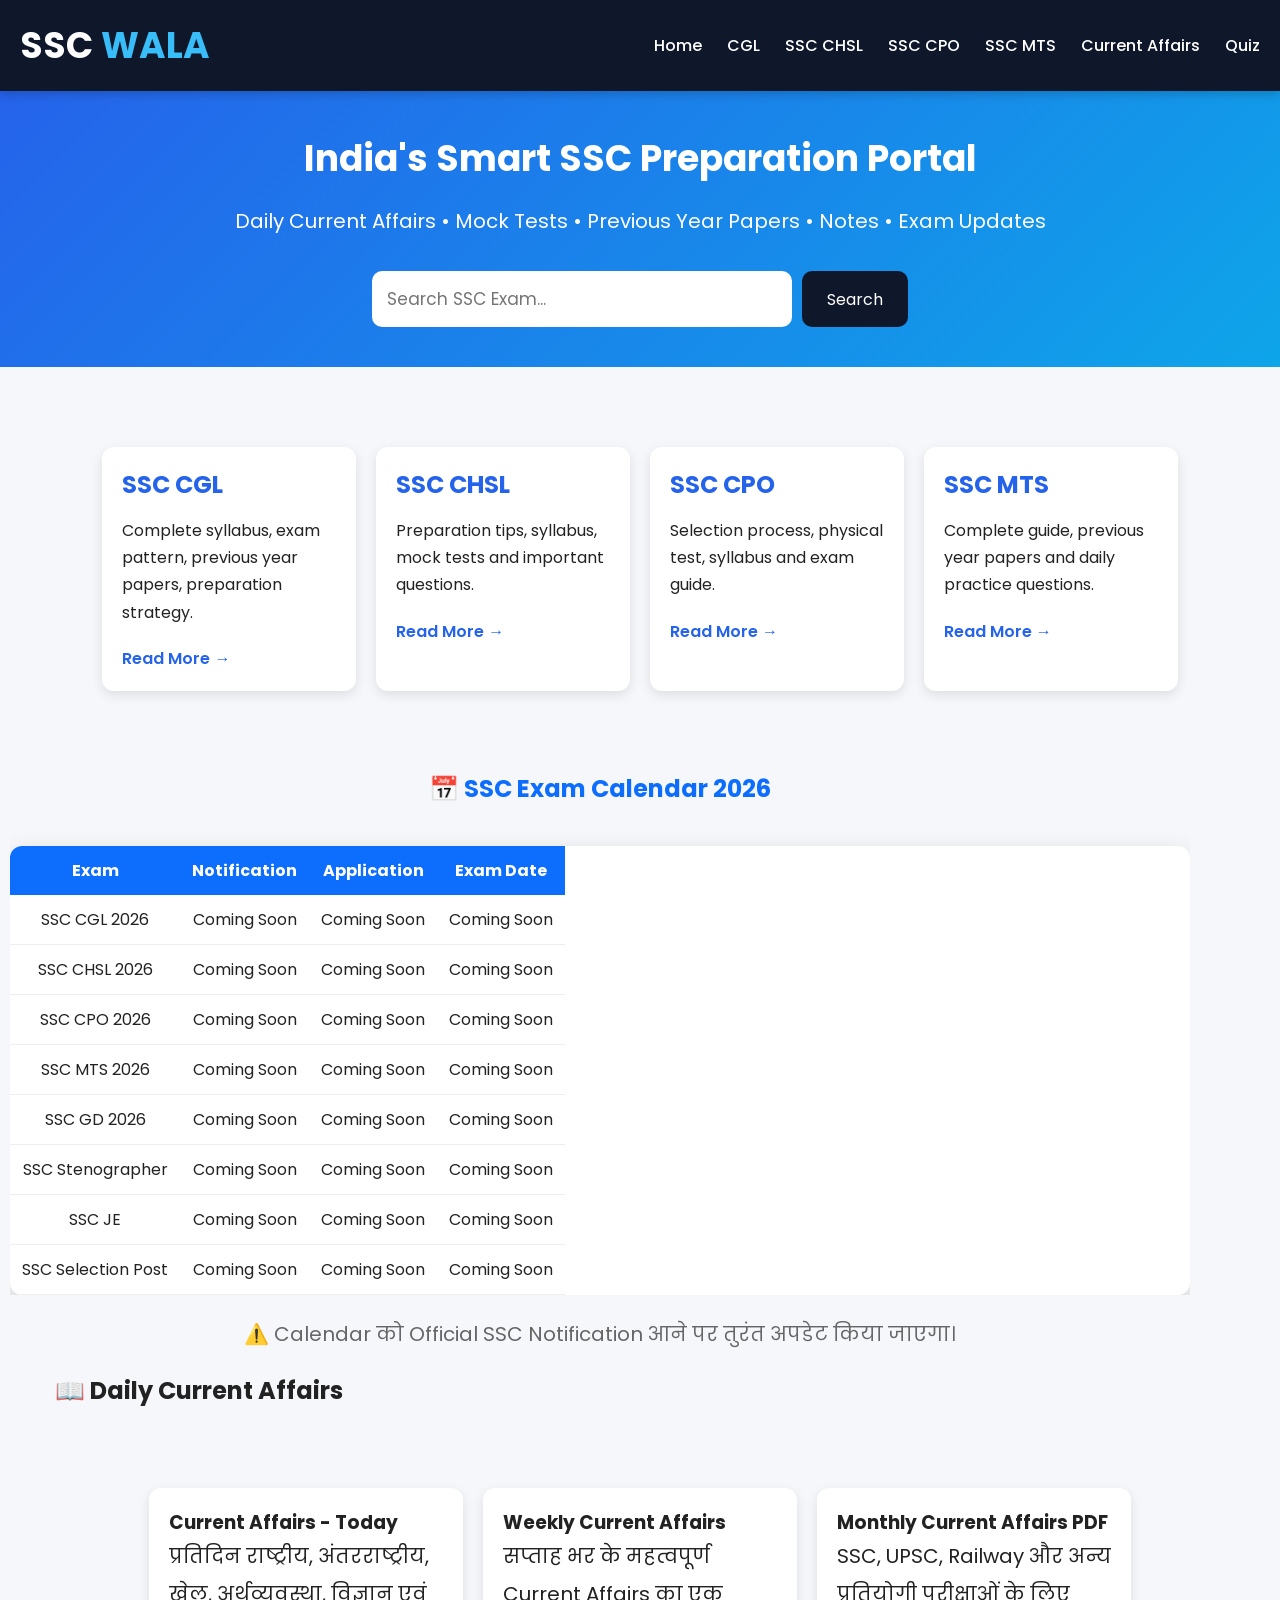
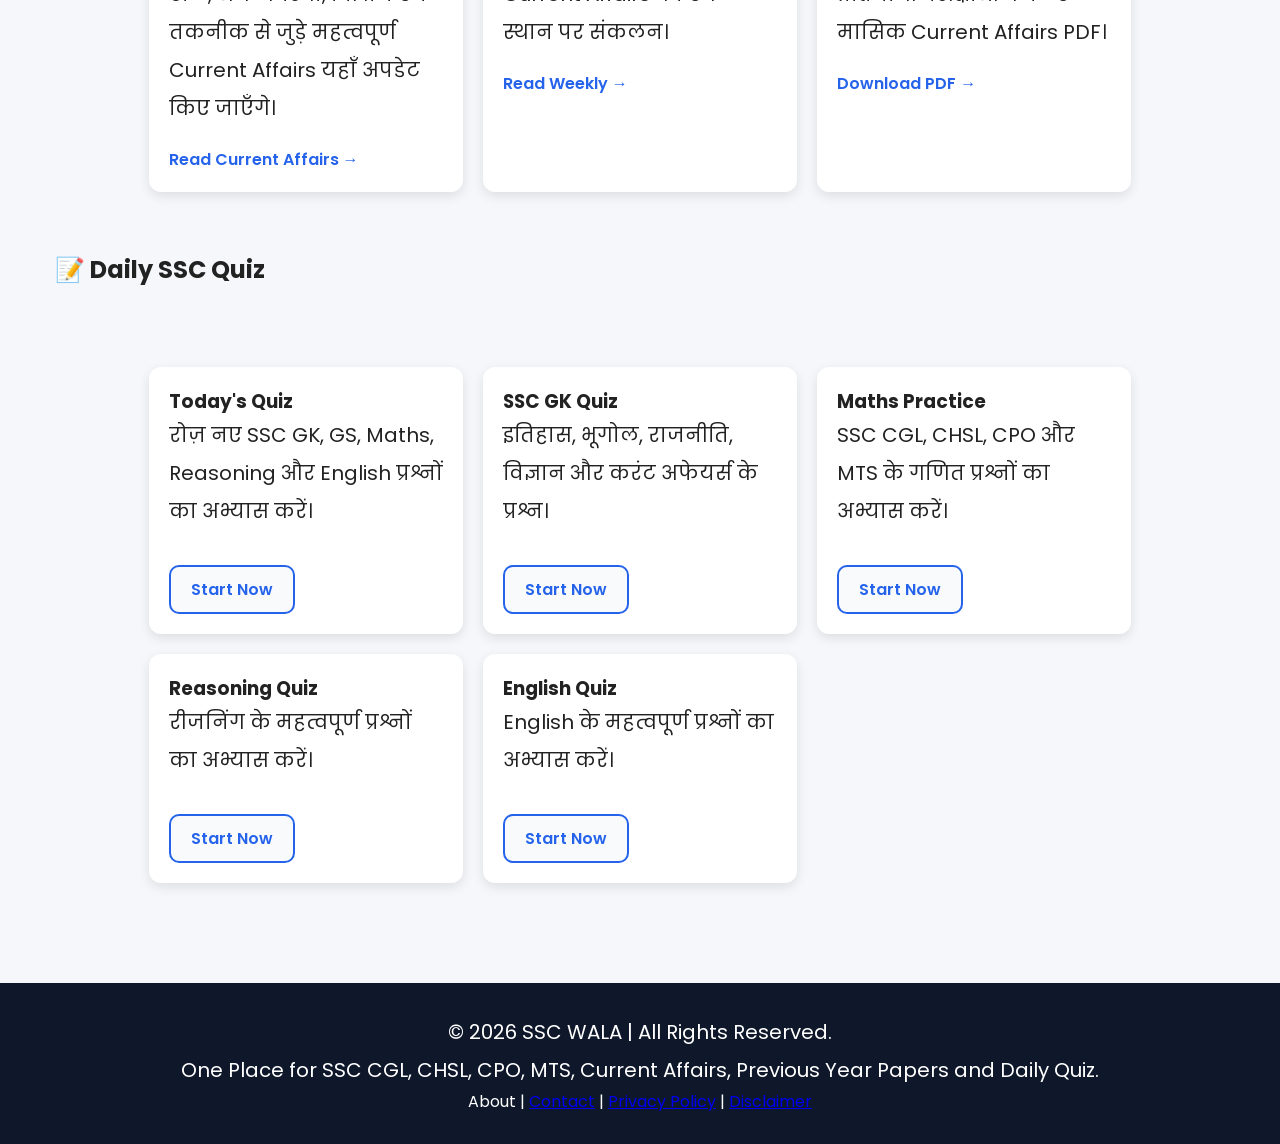
<file: index.html>
<!DOCTYPE html>
<html lang="en">
<head>
<meta charset="UTF-8">
<meta name="viewport" content="width=device-width, initial-scale=1.0">

<title>SSC Exam Hub - Prepare for CGL, CHSL, CPO & MTS</title>

<link rel="stylesheet" href="style.css">

<link rel="preconnect" href="https://fonts.googleapis.com">
<link rel="preconnect" href="https://fonts.gstatic.com" crossorigin>

<link href="https://fonts.googleapis.com/css2?family=Poppins:wght@300;400;500;600;700&display=swap" rel="stylesheet">
<meta name="google-site-verification" content="Wk3IHqUam03gHRFLUfcpIGAr4m7lTxa6uTvzg6bxJKc" />
  <!-- Google tag (gtag.js) -->
<script async src="https://www.googletagmanager.com/gtag/js?id=G-ZGM9H43H29"></script>
<script>
  window.dataLayer = window.dataLayer || [];
  function gtag(){dataLayer.push(arguments);}
  gtag('js', new Date());

  gtag('config', 'G-ZGM9H43H29');
</script>
</head>

<body>

<header>

<div class="logo">
SSC <span> WALA</span>
</div>

<nav>

<a href="#">Home</a>

<a href="cgl.html">CGL</a>

<a href="chsl.html">SSC CHSL</a>

<a href="cpo.html">SSC CPO</a>

<a href="mts.html">SSC MTS</a>

<a href="#">Current Affairs</a>

<a href="#">Quiz</a>

</nav>

<button id="menuBtn">
☰
</button>

</header>

<section class="hero">

<h1>India's Smart SSC Preparation Portal</h1>

<p>
Daily Current Affairs • Mock Tests • Previous Year Papers • Notes • Exam Updates
</p>

<div class="search">

<input type="text" id="searchBox" placeholder="Search SSC Exam...">

<button onclick="searchExam()">Search</button>

</div>

</section>

<section class="cards">

<div class="card">

<h2>SSC CGL</h2>

<p>Complete syllabus, exam pattern, previous year papers, preparation strategy.</p>

<a href="cgl.html">Read More →</a>

</div>

<div class="card">

<h2>SSC CHSL</h2>

<p>Preparation tips, syllabus, mock tests and important questions.</p>

<a href="chsl.html">Read More →</a>

</div>

<div class="card">

<h2>SSC CPO</h2>

<p>Selection process, physical test, syllabus and exam guide.</p>

<a href="cpo.html">Read More →</a>

</div>

<div class="card">

<h2>SSC MTS</h2>

<p>Complete guide, previous year papers and daily practice questions.</p>

<a href="mts.html">Read More →</a>

</div>
</section>
<section class="container calendar">

<h2>📅 SSC Exam Calendar 2026</h2>

<div class="table-responsive">
<table class="table">

<tr>
<th>Exam</th>
<th>Notification</th>
<th>Application</th>
<th>Exam Date</th>
</tr>

<tr>
<td>SSC CGL 2026</td>
<td>Coming Soon</td>
<td>Coming Soon</td>
<td>Coming Soon</td>
</tr>

<tr>
<td>SSC CHSL 2026</td>
<td>Coming Soon</td>
<td>Coming Soon</td>
<td>Coming Soon</td>
</tr>

<tr>
<td>SSC CPO 2026</td>
<td>Coming Soon</td>
<td>Coming Soon</td>
<td>Coming Soon</td>
</tr>

<tr>
<td>SSC MTS 2026</td>
<td>Coming Soon</td>
<td>Coming Soon</td>
<td>Coming Soon</td>
</tr>

<tr>
<td>SSC GD 2026</td>
<td>Coming Soon</td>
<td>Coming Soon</td>
<td>Coming Soon</td>
</tr>

<tr>
<td>SSC Stenographer</td>
<td>Coming Soon</td>
<td>Coming Soon</td>
<td>Coming Soon</td>
</tr>

<tr>
<td>SSC JE</td>
<td>Coming Soon</td>
<td>Coming Soon</td>
<td>Coming Soon</td>
</tr>

<tr>
<td>SSC Selection Post</td>
<td>Coming Soon</td>
<td>Coming Soon</td>
<td>Coming Soon</td>
</tr>

</table>
</div>
<p style="text-align:center;margin-top:20px;color:#666;">
⚠️ Calendar को Official SSC Notification आने पर तुरंत अपडेट किया जाएगा।
</p>

</section>
  <section class="container">

<h2>📖 Daily Current Affairs</h2>

<div class="cards">

<div class="card">
<h3>Current Affairs - Today</h3>
<p>
प्रतिदिन राष्ट्रीय, अंतरराष्ट्रीय, खेल, अर्थव्यवस्था, विज्ञान एवं तकनीक से जुड़े महत्वपूर्ण Current Affairs यहाँ अपडेट किए जाएँगे।
</p>
<a href="#">Read Current Affairs →</a>
</div>

<div class="card">
<h3>Weekly Current Affairs</h3>
<p>
सप्ताह भर के महत्वपूर्ण Current Affairs का एक स्थान पर संकलन।
</p>
<a href="#">Read Weekly →</a>
</div>

<div class="card">
<h3>Monthly Current Affairs PDF</h3>
<p>
SSC, UPSC, Railway और अन्य प्रतियोगी परीक्षाओं के लिए मासिक Current Affairs PDF।
</p>
<a href="#">Download PDF →</a>
</div>

</div>

  </section>
  

</div>

  </section>
  <section class="container">

<h2>📝 Daily SSC Quiz</h2>

<div class="cards">

<div class="card">
<h3>Today's Quiz</h3>
<p>रोज़ नए SSC GK, GS, Maths, Reasoning और English प्रश्नों का अभ्यास करें।</p>
<a href="quizcategory.html" class="btn">Start Now</a>
</div>

<div class="card">
<h3>SSC GK Quiz</h3>
<p>इतिहास, भूगोल, राजनीति, विज्ञान और करंट अफेयर्स के प्रश्न।</p>
<a href="gs.html" class="btn">Start Now</a>
</div>

<div class="card">
<h3>Maths Practice</h3>
<p>SSC CGL, CHSL, CPO और MTS के गणित प्रश्नों का अभ्यास करें।</p>
<a href="maths.html" class="btn">Start Now</a>
</div>

<div class="card">
<h3>Reasoning Quiz</h3>
<p>रीजनिंग के महत्वपूर्ण प्रश्नों का अभ्यास करें।</p>
<a href="reasoning.html" class="btn">Start Now</a>
</div>
  
<div class="card">
<h3>English Quiz</h3>
<p>English के महत्वपूर्ण प्रश्नों का अभ्यास करें।</p>
<a href="english.html" class="btn">Start Now</a>
</div>

</div>

  </section>
  <footer class="footer">
  <div class="container">
    <p>&copy; 2026 SSC WALA | All Rights Reserved.</p>
<p>
One Place for SSC CGL, CHSL, CPO, MTS, Current Affairs, Previous Year Papers and Daily Quiz.
</p
    <a href="about.html">About</a> |
    <a href="contact.html">Contact</a> |
    <a href="privacy.html">Privacy Policy</a> |
    <a href="disclaimer.html">Disclaimer</a>
  </div>
  </footer>
<script src="script.js"></script>

</body>

</html>
</file>
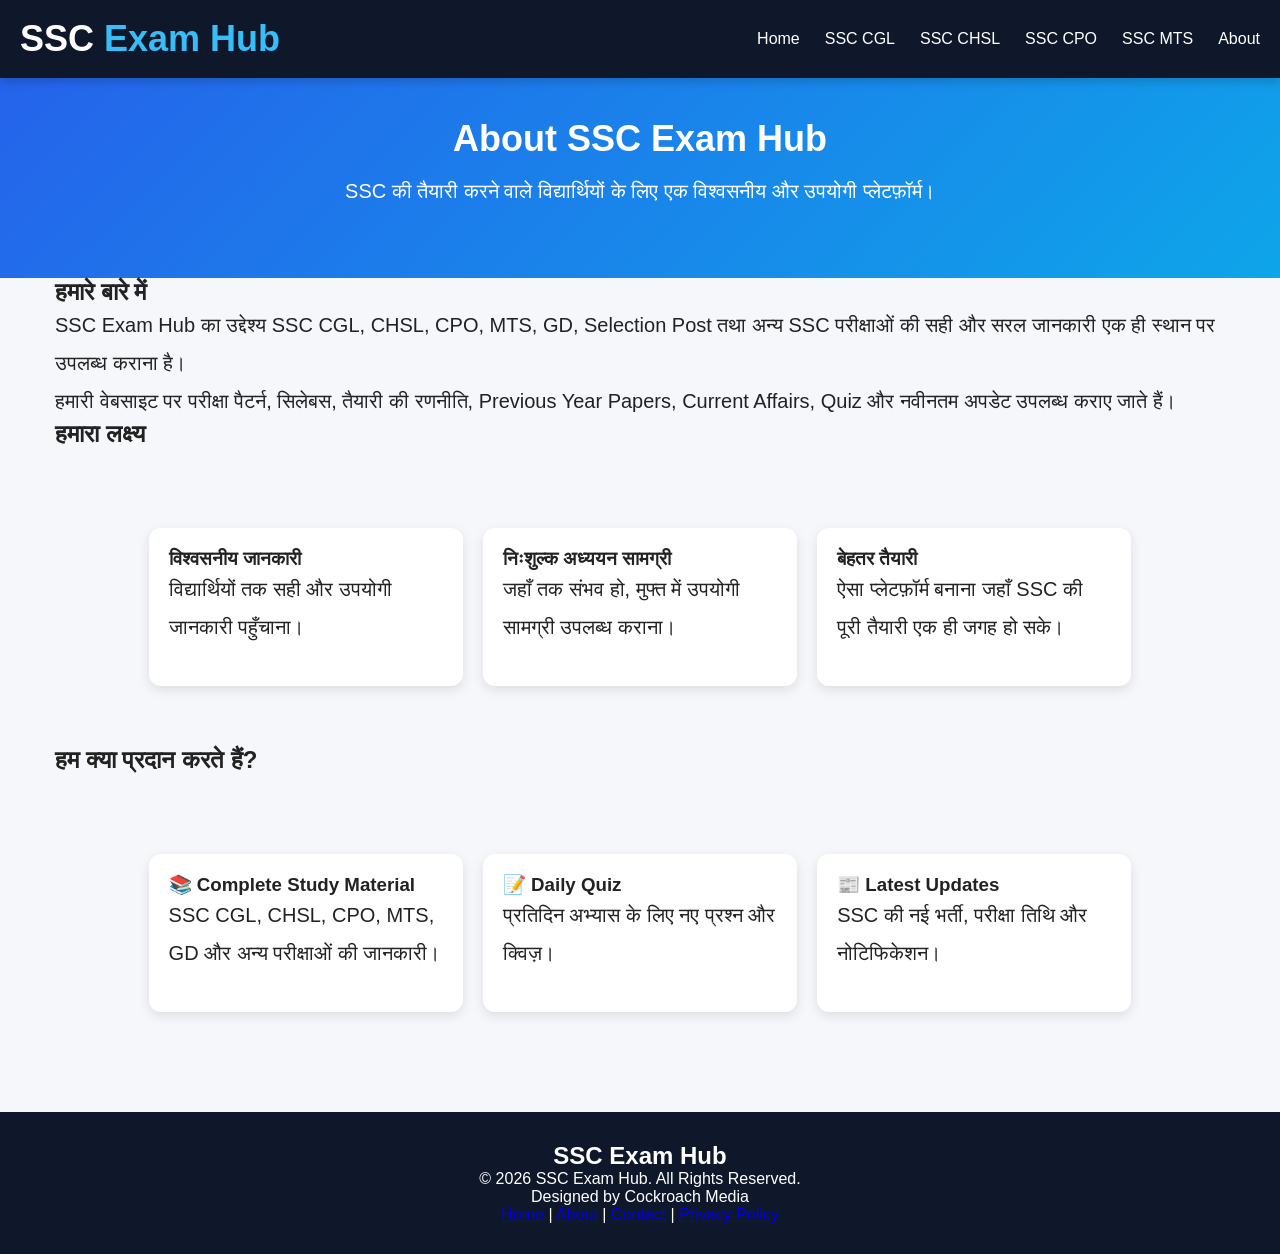
<file: about.html>
<!DOCTYPE html>
<html lang="hi">

<head>
<meta charset="UTF-8">
<meta name="viewport" content="width=device-width, initial-scale=1.0">

<title>About Us | SSC Exam Hub</title>

<meta name="description" content="SSC Exam Hub के बारे में जानें।">

<link rel="stylesheet" href="style.css">
  <!-- Google tag (gtag.js) -->
<script async src="https://www.googletagmanager.com/gtag/js?id=G-ZGM9H43H29"></script>
<script>
  window.dataLayer = window.dataLayer || [];
  function gtag(){dataLayer.push(arguments);}
  gtag('js', new Date());

  gtag('config', 'G-ZGM9H43H29');
</script>
</head>

<body>

<header>

<div class="logo">
SSC <span>Exam Hub</span>
</div>

<nav>
<a href="index.html">Home</a>
<a href="cgl.html">SSC CGL</a>
<a href="chsl.html">SSC CHSL</a>
<a href="cpo.html">SSC CPO</a>
<a href="mts.html">SSC MTS</a>
<a href="about.html">About</a>
</nav>

</header>

<section class="hero">

<h1>About SSC Exam Hub</h1>

<p>SSC की तैयारी करने वाले विद्यार्थियों के लिए एक विश्वसनीय और उपयोगी प्लेटफ़ॉर्म।</p>

</section>

<section class="container">

<h2>हमारे बारे में</h2>

<p>
SSC Exam Hub का उद्देश्य SSC CGL, CHSL, CPO, MTS, GD, Selection Post तथा अन्य SSC परीक्षाओं की सही और सरल जानकारी एक ही स्थान पर उपलब्ध कराना है।
</p>

<p>
हमारी वेबसाइट पर परीक्षा पैटर्न, सिलेबस, तैयारी की रणनीति, Previous Year Papers, Current Affairs, Quiz और नवीनतम अपडेट उपलब्ध कराए जाते हैं।
</p>

<h2>हमारा लक्ष्य</h2>

<div class="cards">

<div class="card">
<h3>विश्वसनीय जानकारी</h3>
<p>विद्यार्थियों तक सही और उपयोगी जानकारी पहुँचाना।</p>
</div>

<div class="card">
<h3>निःशुल्क अध्ययन सामग्री</h3>
<p>जहाँ तक संभव हो, मुफ्त में उपयोगी सामग्री उपलब्ध कराना।</p>
</div>

<div class="card">
<h3>बेहतर तैयारी</h3>
<p>ऐसा प्लेटफ़ॉर्म बनाना जहाँ SSC की पूरी तैयारी एक ही जगह हो सके।</p>
</div>

</div>

</section>
<section class="container">

<h2>हम क्या प्रदान करते हैं?</h2>

<div class="cards">

<div class="card">
<h3>📚 Complete Study Material</h3>
<p>SSC CGL, CHSL, CPO, MTS, GD और अन्य परीक्षाओं की जानकारी।</p>
</div>

<div class="card">
<h3>📝 Daily Quiz</h3>
<p>प्रतिदिन अभ्यास के लिए नए प्रश्न और क्विज़।</p>
</div>

<div class="card">
<h3>📰 Latest Updates</h3>
<p>SSC की नई भर्ती, परीक्षा तिथि और नोटिफिकेशन।</p>
</div>

</div>

</section>

<footer>

<h2>SSC Exam Hub</h2>

<p>
© 2026 SSC Exam Hub. All Rights Reserved.
</p>

<p>
Designed by Cockroach Media
</p>

<p>
<a href="index.html">Home</a> |
<a href="about.html">About</a> |
<a href="contact.html">Contact</a> |
<a href="privacy.html">Privacy Policy</a>
</p>

</footer>

<script src="script.js"></script>

</body>
</html>
</file>
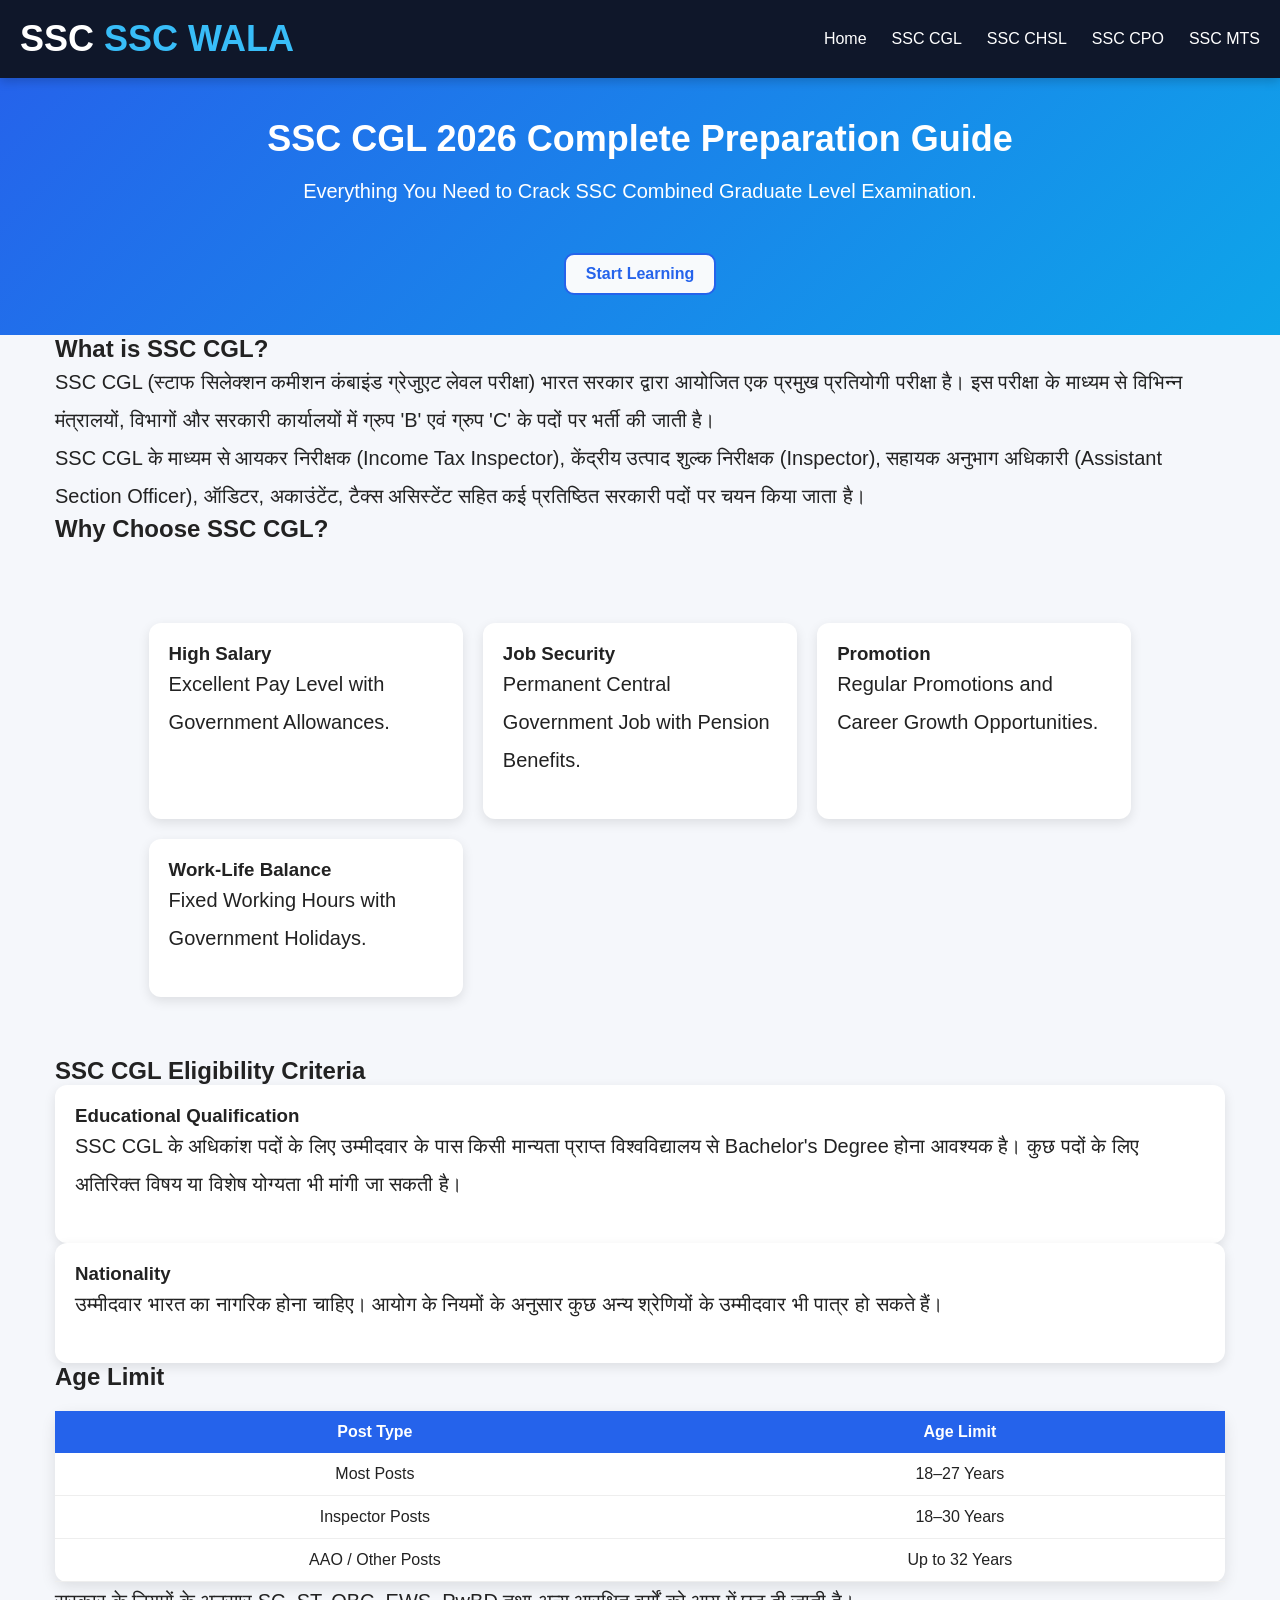
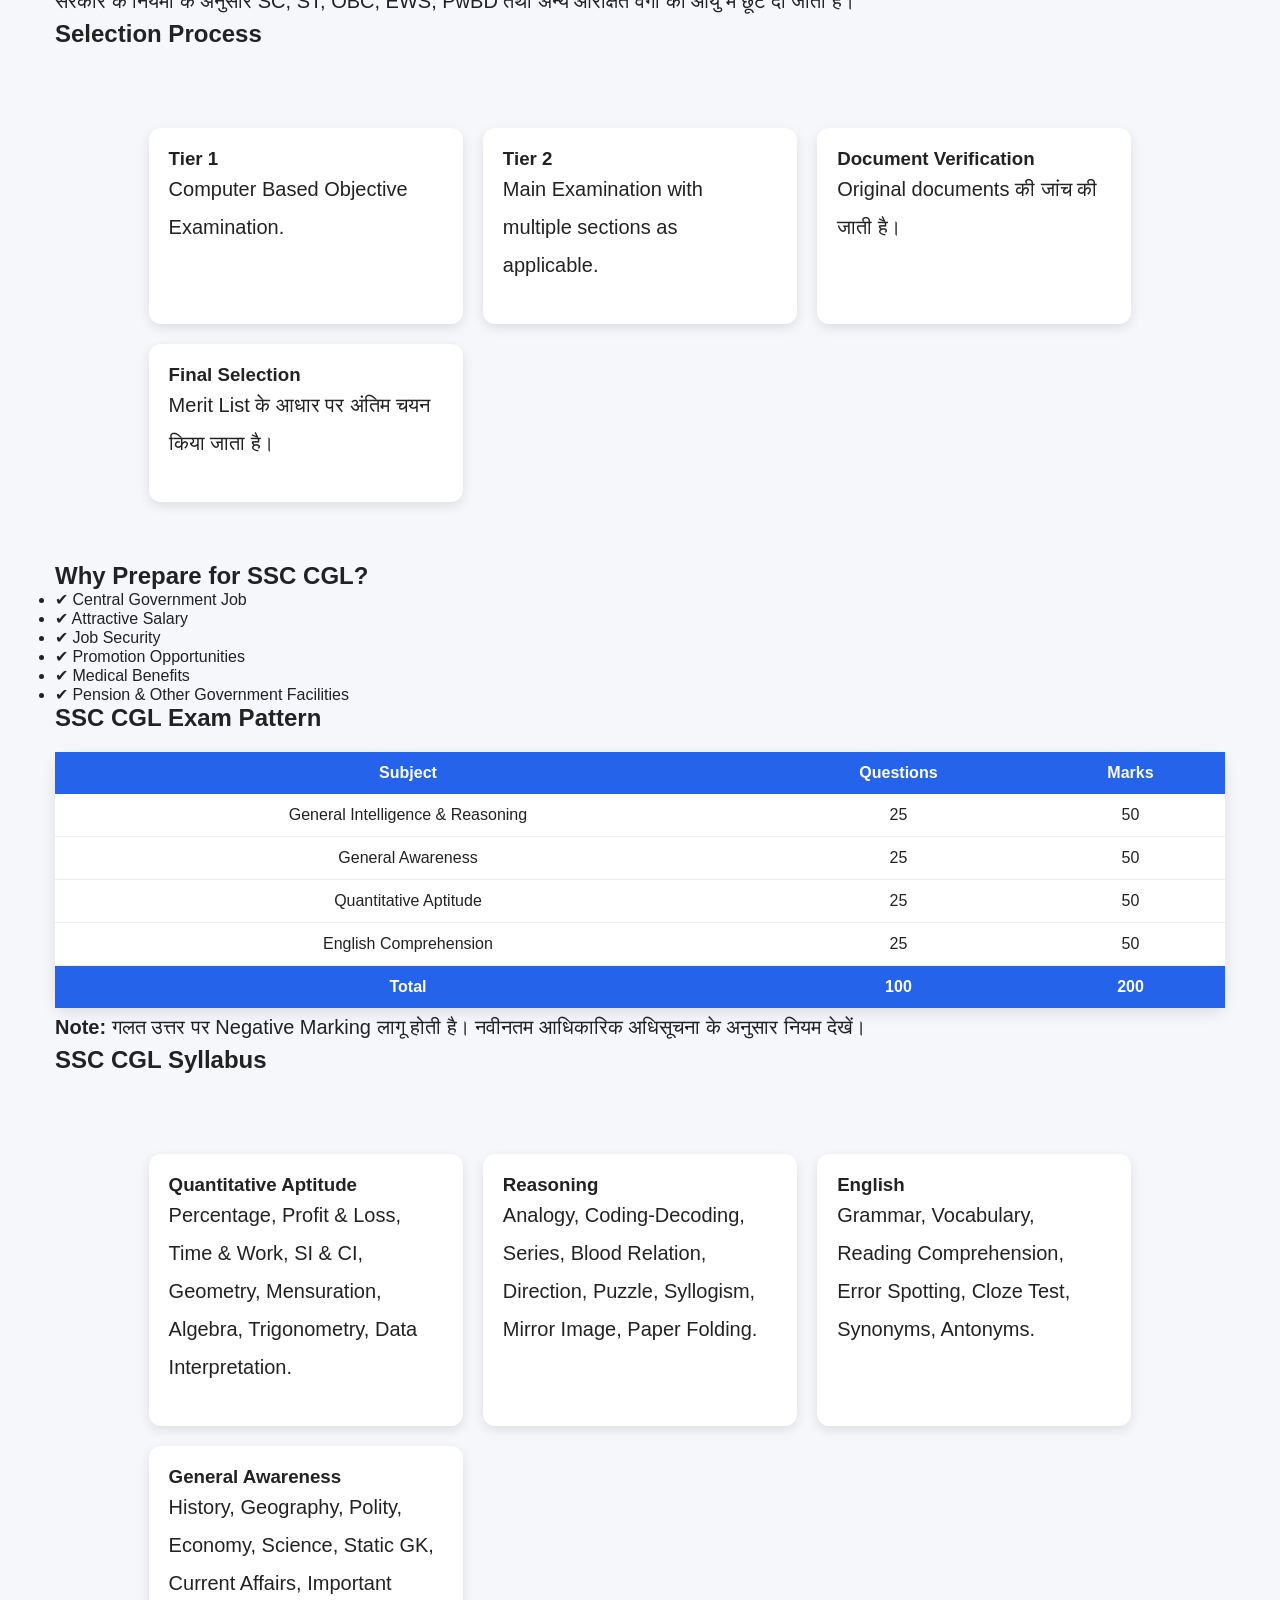
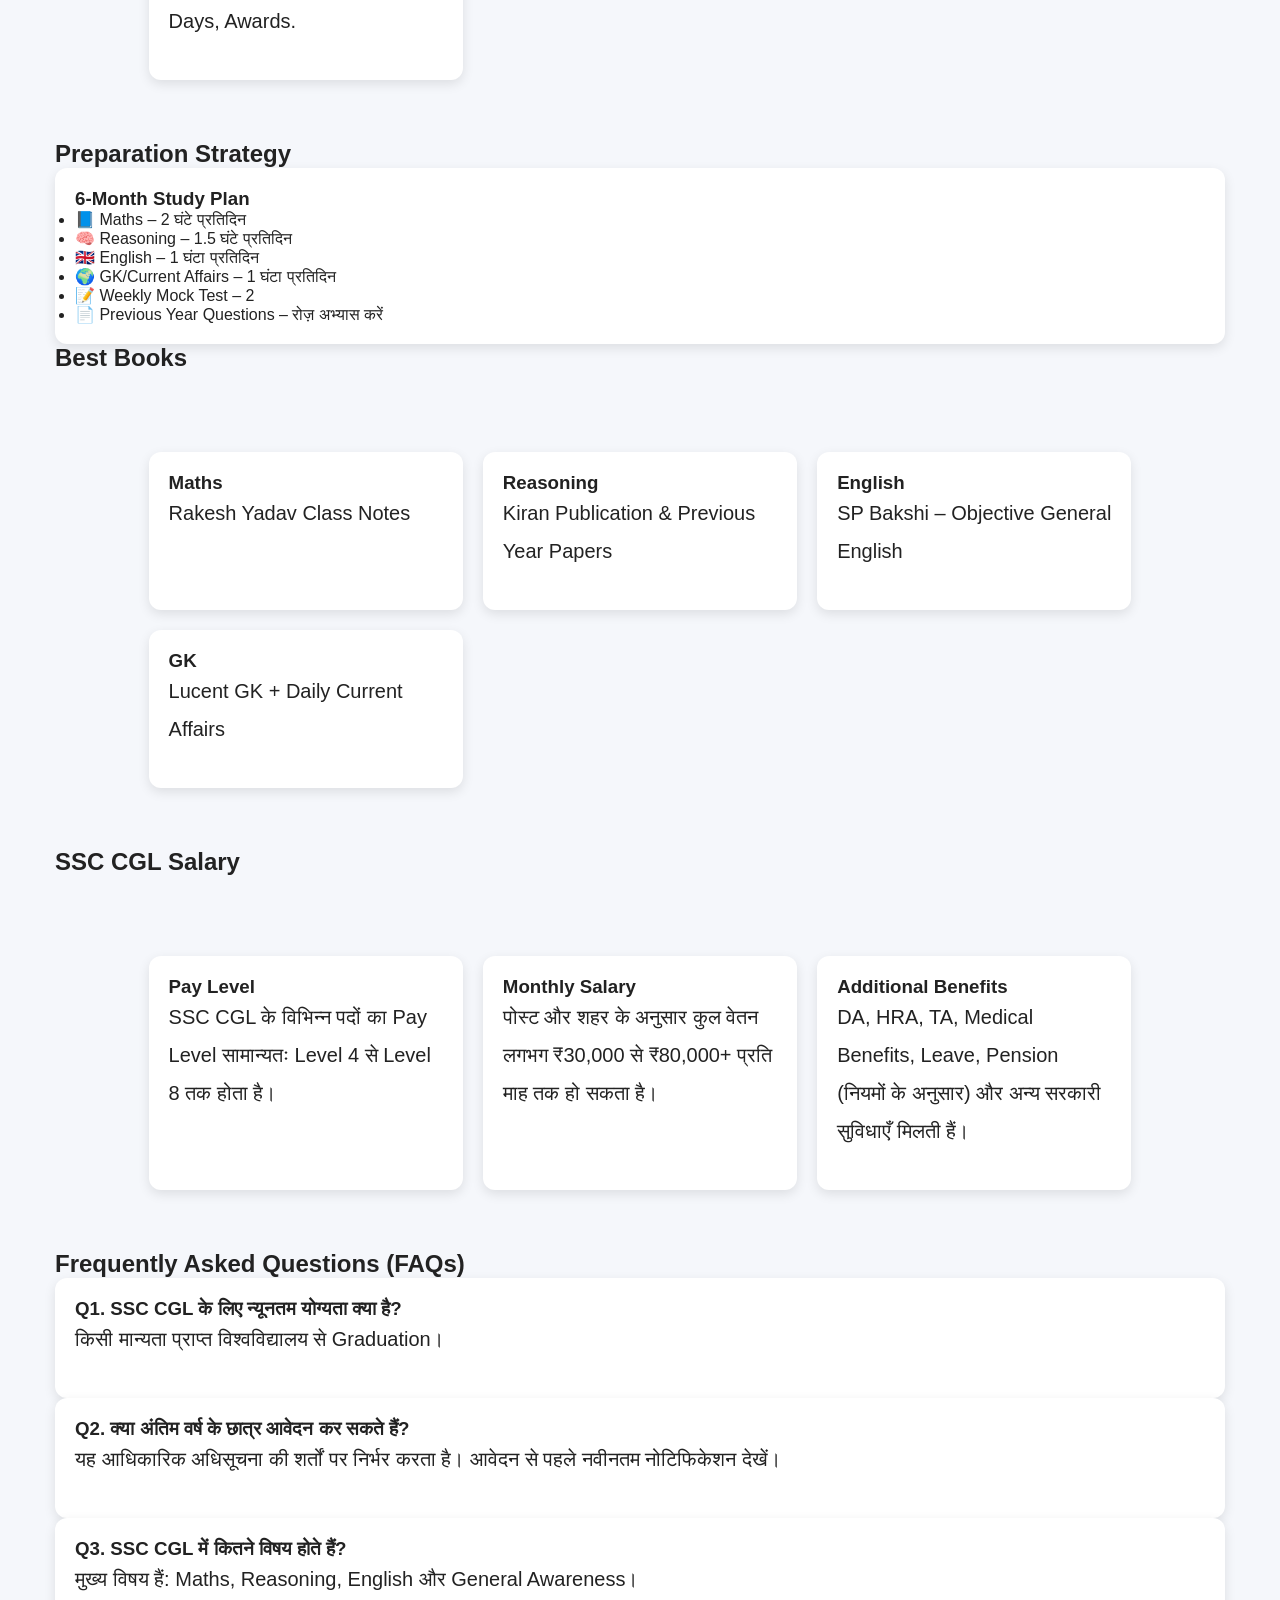
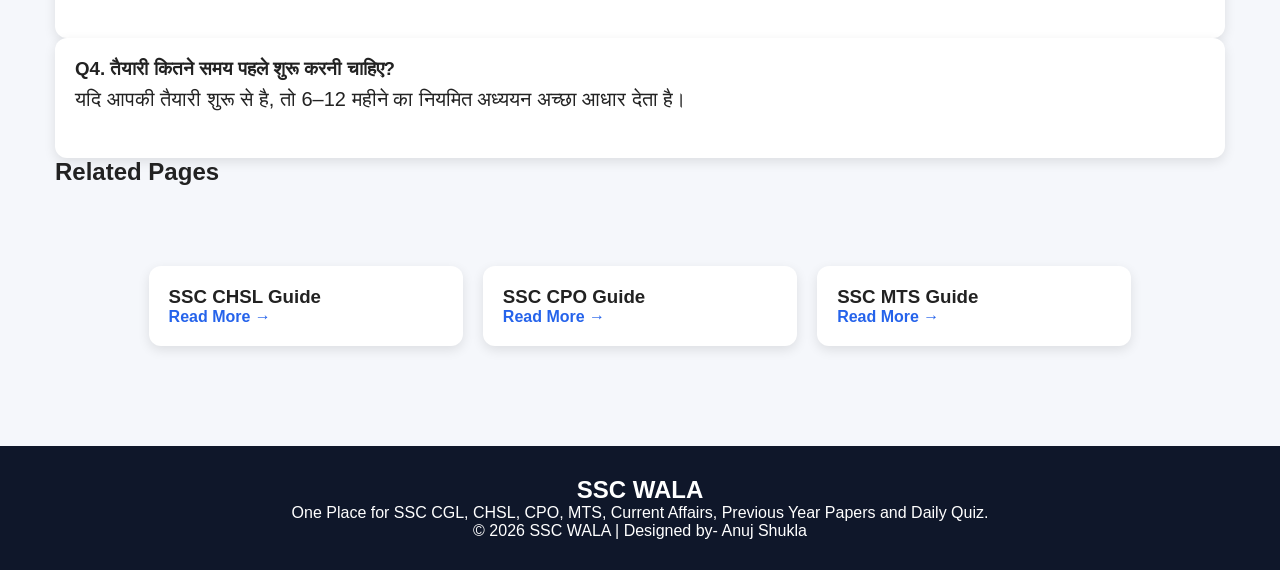
<file: cgl.html>
<!DOCTYPE html>
<html lang="en">
<head>

<meta charset="UTF-8">
<meta name="viewport" content="width=device-width, initial-scale=1.0">

<title>SSC CGL 2026 Complete Guide | SSC Exam Hub</title>

<meta name="description" content="Complete SSC CGL 2026 Preparation Guide including Eligibility, Age Limit, Selection Process, Exam Pattern, Syllabus, Books, Salary and Preparation Strategy.">

<meta name="keywords" content="SSC CGL 2026, SSC CGL Syllabus, SSC CGL Exam Pattern, SSC CGL Preparation">

<meta name="author" content="Cockroach Media">

<link rel="stylesheet" href="style.css">
<!-- Google tag (gtag.js) -->
<script async src="https://www.googletagmanager.com/gtag/js?id=G-ZGM9H43H29"></script>
<script>
  window.dataLayer = window.dataLayer || [];
  function gtag(){dataLayer.push(arguments);}
  gtag('js', new Date());

  gtag('config', 'G-ZGM9H43H29');
</script>
</head>

<body>

<header>

<div class="logo">
SSC <span>SSC WALA</span>
</div>

<nav>

<a href="index.html">Home</a>

<a href="cgl.html">SSC CGL</a>

<a href="chsl.html">SSC CHSL</a>

<a href="cpo.html">SSC CPO</a>

<a href="mts.html">SSC MTS</a>

</nav>

</header>

<section class="hero">

<h1>SSC CGL 2026 Complete Preparation Guide</h1>

<p>

Everything You Need to Crack SSC Combined Graduate Level Examination.

</p>

<a href="#overview" class="btn">

Start Learning

</a>

</section>

<section id="overview" class="container">

<h2>What is SSC CGL?</h2>
  
<p>
SSC CGL (स्टाफ सिलेक्शन कमीशन कंबाइंड ग्रेजुएट लेवल परीक्षा) भारत सरकार द्वारा आयोजित एक प्रमुख प्रतियोगी परीक्षा है। इस परीक्षा के माध्यम से विभिन्न मंत्रालयों, विभागों और सरकारी कार्यालयों में ग्रुप 'B' एवं ग्रुप 'C' के पदों पर भर्ती की जाती है।
</p>

<p>
SSC CGL के माध्यम से आयकर निरीक्षक (Income Tax Inspector), केंद्रीय उत्पाद शुल्क निरीक्षक (Inspector), सहायक अनुभाग अधिकारी (Assistant Section Officer), ऑडिटर, अकाउंटेंट, टैक्स असिस्टेंट सहित कई प्रतिष्ठित सरकारी पदों पर चयन किया जाता है।
</p>

<h2>Why Choose SSC CGL?</h2>

<div class="cards">

<div class="card">

<h3>High Salary</h3>

<p>Excellent Pay Level with Government Allowances.</p>

</div>

<div class="card">

<h3>Job Security</h3>

<p>Permanent Central Government Job with Pension Benefits.</p>

</div>

<div class="card">

<h3>Promotion</h3>

<p>Regular Promotions and Career Growth Opportunities.</p>

</div>

<div class="card">

<h3>Work-Life Balance</h3>

<p>Fixed Working Hours with Government Holidays.</p>

</div>

</div>

</section>
  <section class="container">

<h2>SSC CGL Eligibility Criteria</h2>

<div class="card">

<h3>Educational Qualification</h3>

<p>
SSC CGL के अधिकांश पदों के लिए उम्मीदवार के पास किसी मान्यता प्राप्त विश्वविद्यालय से Bachelor's Degree होना आवश्यक है। कुछ पदों के लिए अतिरिक्त विषय या विशेष योग्यता भी मांगी जा सकती है।
</p>

</div>

<div class="card">

<h3>Nationality</h3>

<p>
उम्मीदवार भारत का नागरिक होना चाहिए। आयोग के नियमों के अनुसार कुछ अन्य श्रेणियों के उम्मीदवार भी पात्र हो सकते हैं।
</p>

</div>

</section>

<section class="container">

<h2>Age Limit</h2>

<table class="table">

<tr>
<th>Post Type</th>
<th>Age Limit</th>
</tr>

<tr>
<td>Most Posts</td>
<td>18–27 Years</td>
</tr>

<tr>
<td>Inspector Posts</td>
<td>18–30 Years</td>
</tr>

<tr>
<td>AAO / Other Posts</td>
<td>Up to 32 Years</td>
</tr>

</table>

<p>
सरकार के नियमों के अनुसार SC, ST, OBC, EWS, PwBD तथा अन्य आरक्षित वर्गों को आयु में छूट दी जाती है।
</p>

</section>

<section class="container">

<h2>Selection Process</h2>

<div class="cards">

<div class="card">
<h3>Tier 1</h3>
<p>Computer Based Objective Examination.</p>
</div>

<div class="card">
<h3>Tier 2</h3>
<p>Main Examination with multiple sections as applicable.</p>
</div>

<div class="card">
<h3>Document Verification</h3>
<p>Original documents की जांच की जाती है।</p>
</div>

<div class="card">
<h3>Final Selection</h3>
<p>Merit List के आधार पर अंतिम चयन किया जाता है।</p>
</div>

</div>

</section>

<section class="container">

<h2>Why Prepare for SSC CGL?</h2>

<ul>

<li>✔ Central Government Job</li>

<li>✔ Attractive Salary</li>

<li>✔ Job Security</li>

<li>✔ Promotion Opportunities</li>

<li>✔ Medical Benefits</li>

<li>✔ Pension & Other Government Facilities</li>

</ul>

</section>
  <section class="container">

<h2>SSC CGL Exam Pattern</h2>

<table class="table">

<tr>
<th>Subject</th>
<th>Questions</th>
<th>Marks</th>
</tr>

<tr>
<td>General Intelligence & Reasoning</td>
<td>25</td>
<td>50</td>
</tr>

<tr>
<td>General Awareness</td>
<td>25</td>
<td>50</td>
</tr>

<tr>
<td>Quantitative Aptitude</td>
<td>25</td>
<td>50</td>
</tr>

<tr>
<td>English Comprehension</td>
<td>25</td>
<td>50</td>
</tr>

<tr>
<th>Total</th>
<th>100</th>
<th>200</th>
</tr>

</table>

<p><b>Note:</b> गलत उत्तर पर Negative Marking लागू होती है। नवीनतम आधिकारिक अधिसूचना के अनुसार नियम देखें।</p>

</section>

<section class="container">

<h2>SSC CGL Syllabus</h2>

<div class="cards">

<div class="card">
<h3>Quantitative Aptitude</h3>
<p>Percentage, Profit & Loss, Time & Work, SI & CI, Geometry, Mensuration, Algebra, Trigonometry, Data Interpretation.</p>
</div>

<div class="card">
<h3>Reasoning</h3>
<p>Analogy, Coding-Decoding, Series, Blood Relation, Direction, Puzzle, Syllogism, Mirror Image, Paper Folding.</p>
</div>

<div class="card">
<h3>English</h3>
<p>Grammar, Vocabulary, Reading Comprehension, Error Spotting, Cloze Test, Synonyms, Antonyms.</p>
</div>

<div class="card">
<h3>General Awareness</h3>
<p>History, Geography, Polity, Economy, Science, Static GK, Current Affairs, Important Days, Awards.</p>
</div>
</div>

</section>

<section class="container">

<h2>Preparation Strategy</h2>

<div class="card">

<h3>6-Month Study Plan</h3>

<ul>

<li>📘 Maths – 2 घंटे प्रतिदिन</li>

<li>🧠 Reasoning – 1.5 घंटे प्रतिदिन</li>

<li>🇬🇧 English – 1 घंटा प्रतिदिन</li>

<li>🌍 GK/Current Affairs – 1 घंटा प्रतिदिन</li>

<li>📝 Weekly Mock Test – 2</li>

<li>📄 Previous Year Questions – रोज़ अभ्यास करें</li>

</ul>

</div>

</section>

<section class="container">

<h2>Best Books</h2>

<div class="cards">

<div class="card">
<h3>Maths</h3>
<p>Rakesh Yadav Class Notes</p>
</div>

<div class="card">
<h3>Reasoning</h3>
<p>Kiran Publication & Previous Year Papers</p>
</div>

<div class="card">
<h3>English</h3>
<p>SP Bakshi – Objective General English</p>
</div>

<div class="card">
<h3>GK</h3>
<p>Lucent GK + Daily Current Affairs</p>
</div>

</div>

</section>
  <section class="container">

<h2>SSC CGL Salary</h2>

<div class="cards">

<div class="card">
<h3>Pay Level</h3>
<p>SSC CGL के विभिन्न पदों का Pay Level सामान्यतः Level 4 से Level 8 तक होता है।</p>
</div>

<div class="card">
<h3>Monthly Salary</h3>
<p>पोस्ट और शहर के अनुसार कुल वेतन लगभग ₹30,000 से ₹80,000+ प्रति माह तक हो सकता है।</p>
</div>

<div class="card">
<h3>Additional Benefits</h3>
<p>DA, HRA, TA, Medical Benefits, Leave, Pension (नियमों के अनुसार) और अन्य सरकारी सुविधाएँ मिलती हैं।</p>
</div>

</div>

</section>

<section class="container">

<h2>Frequently Asked Questions (FAQs)</h2>

<div class="card">
<h3>Q1. SSC CGL के लिए न्यूनतम योग्यता क्या है?</h3>
<p>किसी मान्यता प्राप्त विश्वविद्यालय से Graduation।</p>
</div>

<div class="card">
<h3>Q2. क्या अंतिम वर्ष के छात्र आवेदन कर सकते हैं?</h3>
<p>यह आधिकारिक अधिसूचना की शर्तों पर निर्भर करता है। आवेदन से पहले नवीनतम नोटिफिकेशन देखें।</p>
</div>

<div class="card">
<h3>Q3. SSC CGL में कितने विषय होते हैं?</h3>
<p>मुख्य विषय हैं: Maths, Reasoning, English और General Awareness।</p>
</div>

<div class="card">
<h3>Q4. तैयारी कितने समय पहले शुरू करनी चाहिए?</h3>
<p>यदि आपकी तैयारी शुरू से है, तो 6–12 महीने का नियमित अध्ययन अच्छा आधार देता है।</p>
</div>

</section>

<section class="container">

<h2>Related Pages</h2>

<div class="cards">

<div class="card">
<h3>SSC CHSL Guide</h3>
<a href="chsl.html">Read More →</a>
</div>

<div class="card">
<h3>SSC CPO Guide</h3>
<a href="cpo.html">Read More →</a>
</div>

<div class="card">
<h3>SSC MTS Guide</h3>
<a href="mts.html">Read More →</a>
</div>

</div>

</section>

<footer>

<h2>SSC WALA</h2>

<p>
One Place for SSC CGL, CHSL, CPO, MTS, Current Affairs, Previous Year Papers and Daily Quiz.
</p>

<p>
© 2026 SSC WALA | Designed by- Anuj Shukla 
</p>

</footer>

<script src="script.js"></script>

</body>
</html>
</file>
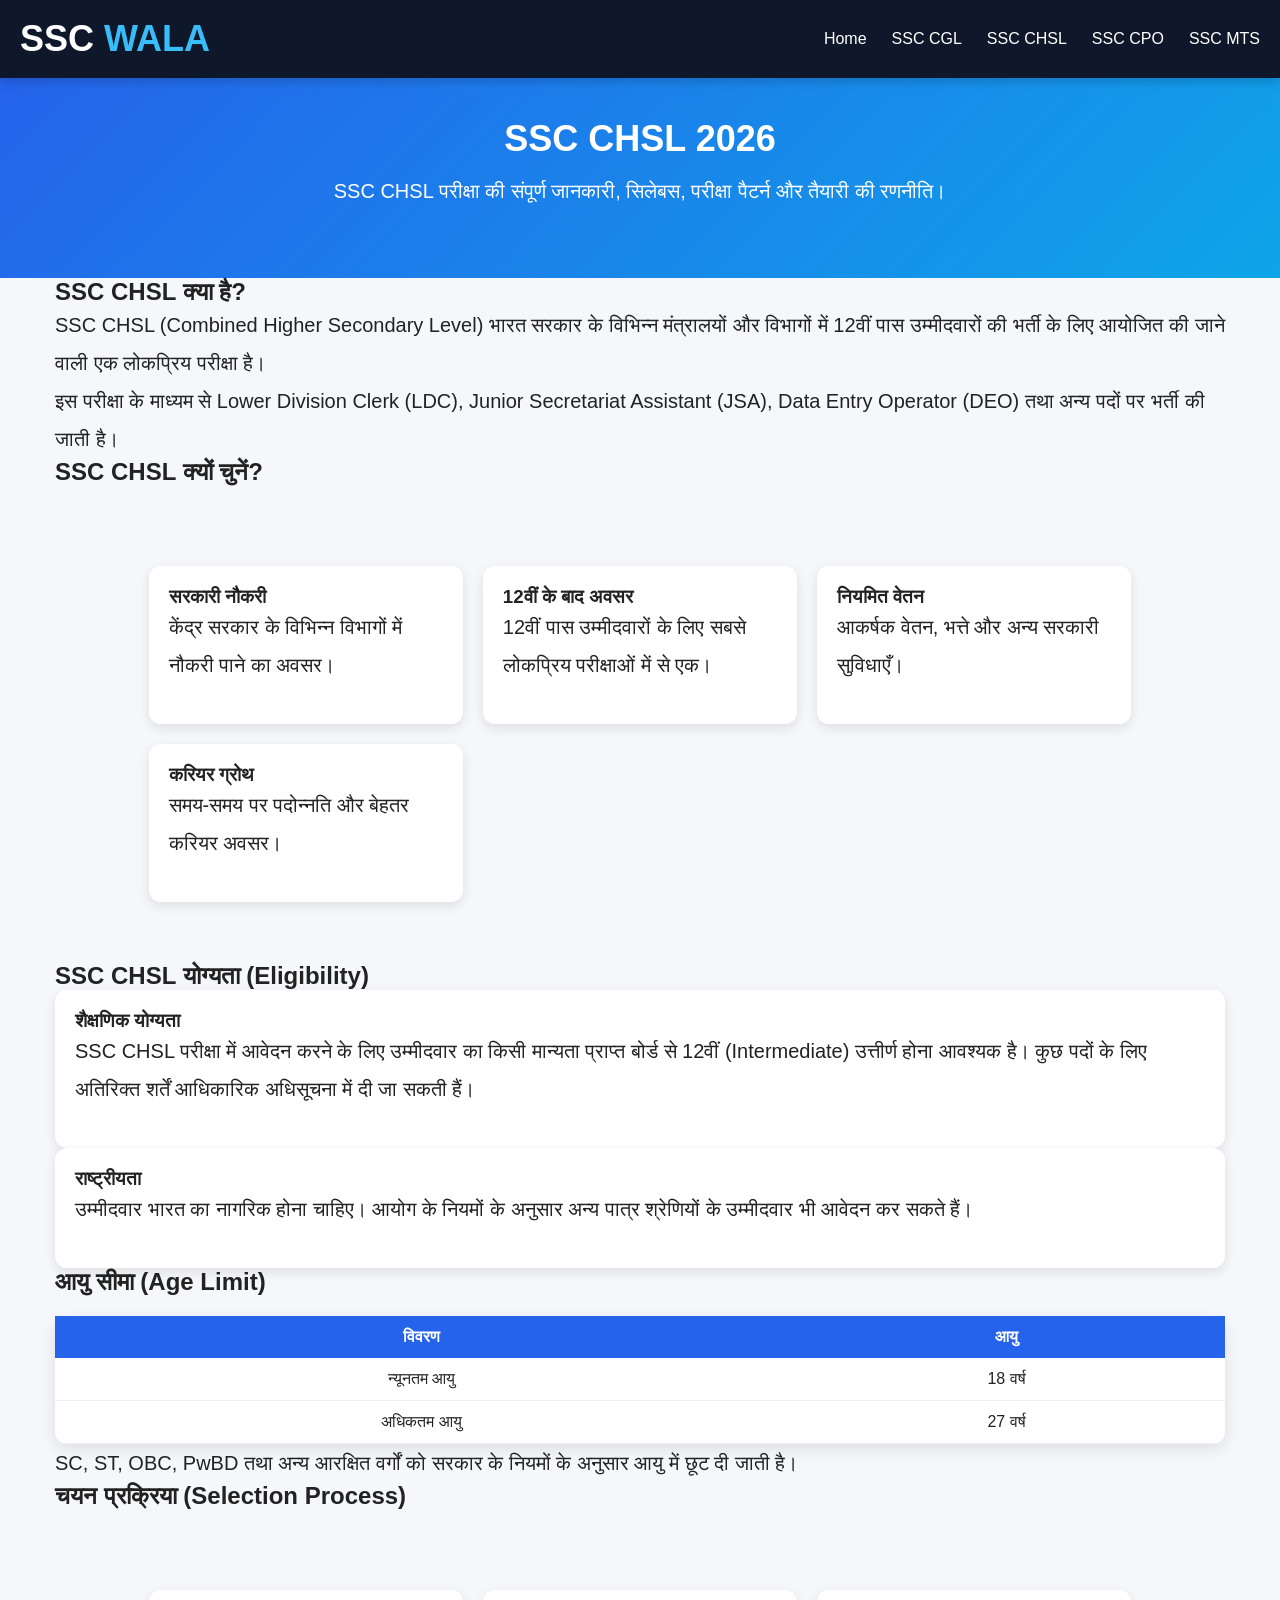
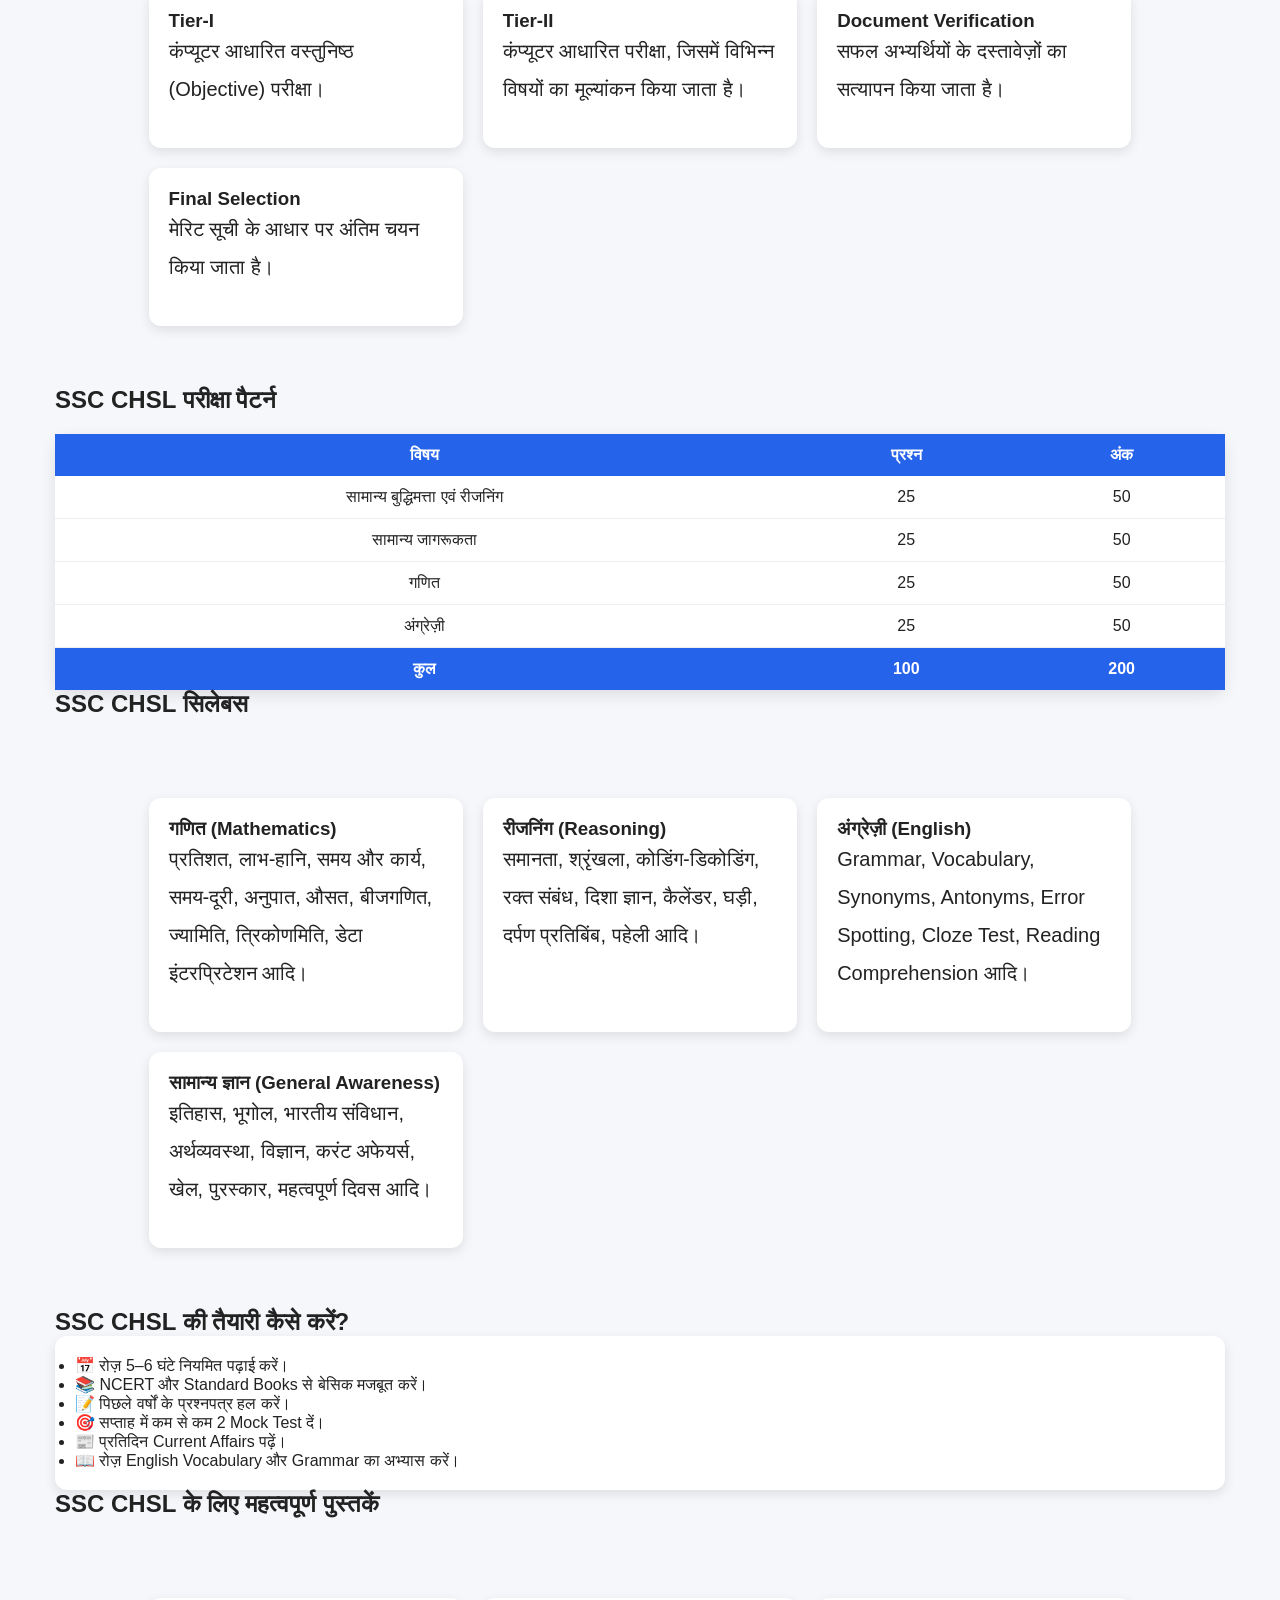
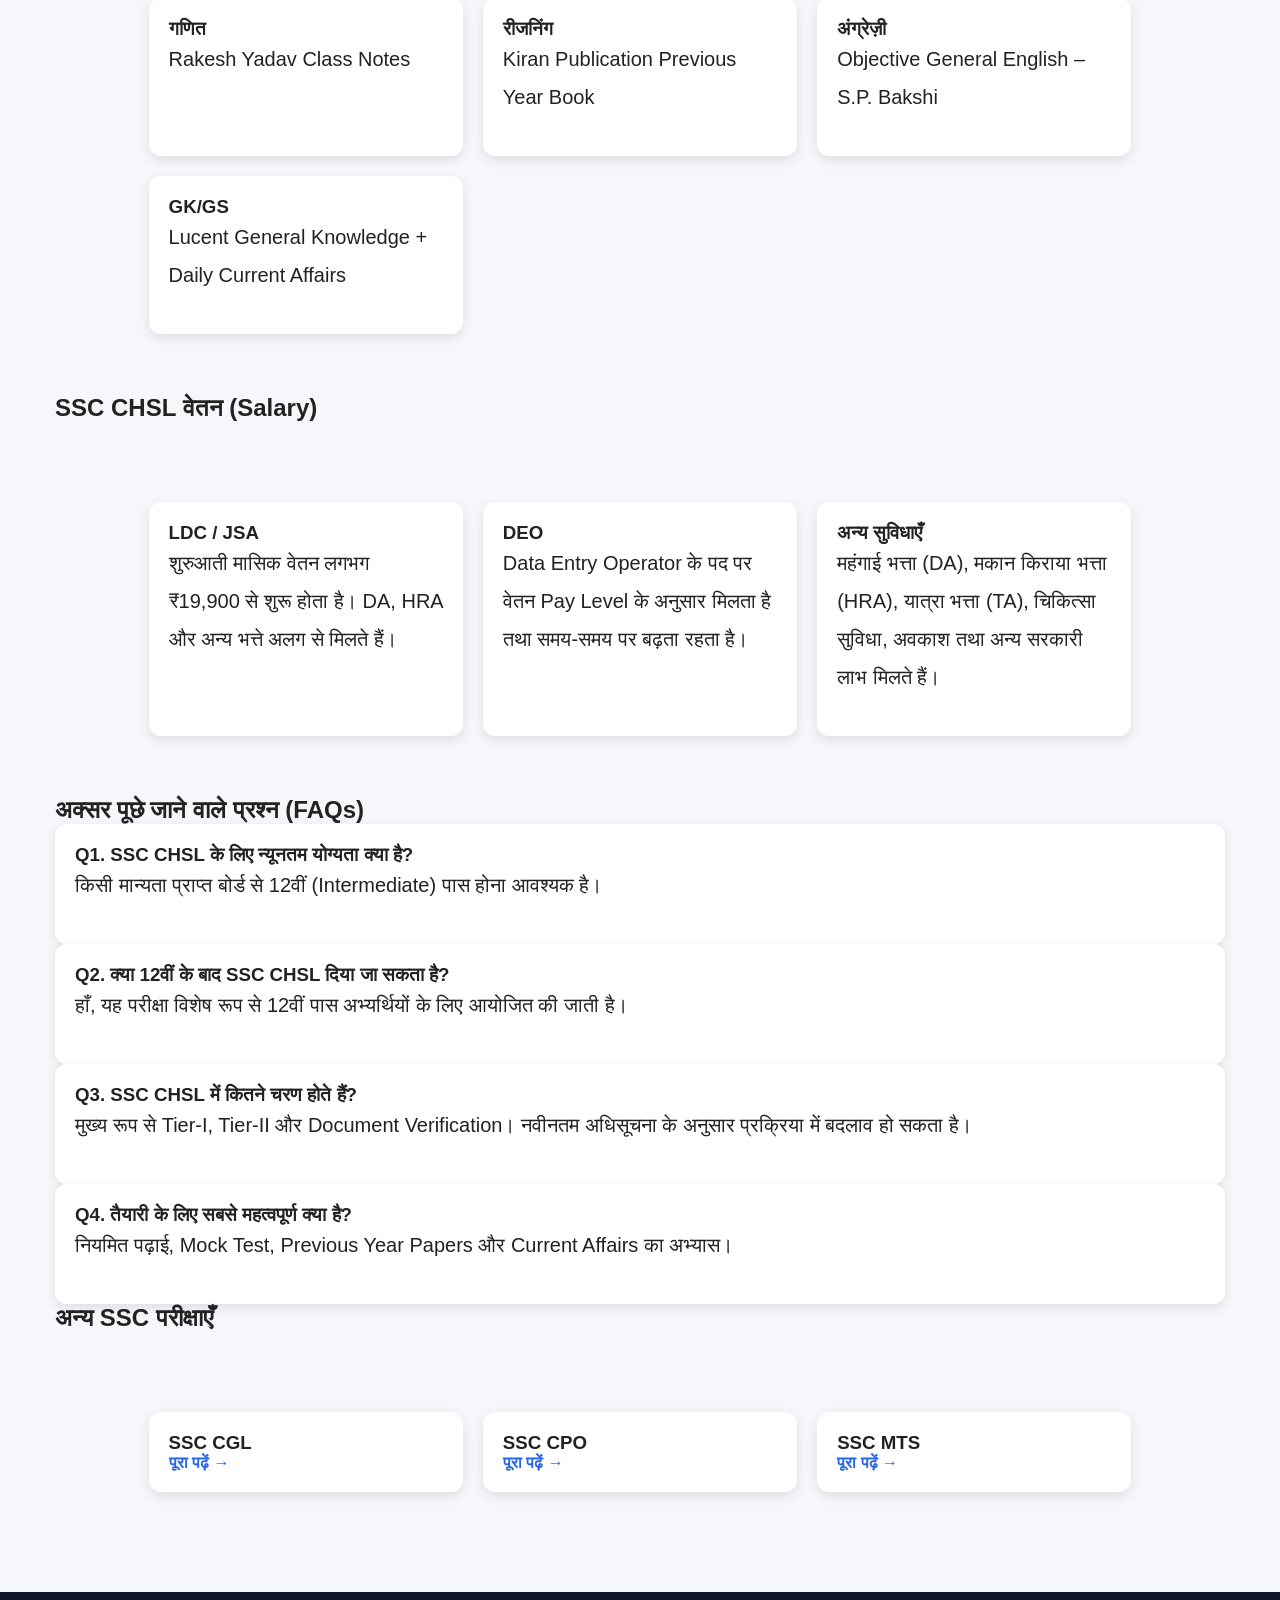
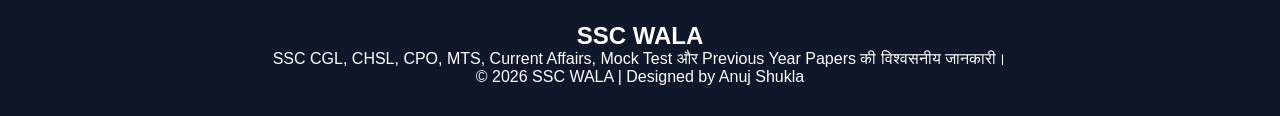
<file: chsl.html>
<!DOCTYPE html>
<html lang="hi">
<head>

<meta charset="UTF-8">
<meta name="viewport" content="width=device-width, initial-scale=1.0">

<title>SSC CHSL 2026 - संपूर्ण जानकारी | SSC Exam Hub</title>

<meta name="description" content="SSC CHSL 2026 की पूरी जानकारी - योग्यता, आयु सीमा, परीक्षा पैटर्न, सिलेबस, तैयारी की रणनीति और वेतन।">

<meta name="keywords" content="SSC CHSL 2026, SSC CHSL Syllabus, SSC CHSL Exam Pattern, SSC CHSL Preparation">

<meta name="author" content="Cockroach Media">

<link rel="stylesheet" href="style.css">
<!-- Google tag (gtag.js) -->
<script async src="https://www.googletagmanager.com/gtag/js?id=G-ZGM9H43H29"></script>
<script>
  window.dataLayer = window.dataLayer || [];
  function gtag(){dataLayer.push(arguments);}
  gtag('js', new Date());

  gtag('config', 'G-ZGM9H43H29');
</script>
</head>

<body>

<header>

<div class="logo">
SSC <span>WALA</span>
</div>

<nav>

<a href="index.html">Home</a>

<a href="cgl.html">SSC CGL</a>

<a href="chsl.html">SSC CHSL</a>

<a href="cpo.html">SSC CPO</a>

<a href="mts.html">SSC MTS</a>

</nav>

</header>

<section class="hero">

<h1>SSC CHSL 2026</h1>

<p>SSC CHSL परीक्षा की संपूर्ण जानकारी, सिलेबस, परीक्षा पैटर्न और तैयारी की रणनीति।</p>

</section>

<section class="container">

<h2>SSC CHSL क्या है?</h2>

<p>
SSC CHSL (Combined Higher Secondary Level) भारत सरकार के विभिन्न मंत्रालयों और विभागों में 12वीं पास उम्मीदवारों की भर्ती के लिए आयोजित की जाने वाली एक लोकप्रिय परीक्षा है।
</p>

<p>
इस परीक्षा के माध्यम से Lower Division Clerk (LDC), Junior Secretariat Assistant (JSA), Data Entry Operator (DEO) तथा अन्य पदों पर भर्ती की जाती है।
</p>

<h2>SSC CHSL क्यों चुनें?</h2>

<div class="cards">

<div class="card">
<h3>सरकारी नौकरी</h3>
<p>केंद्र सरकार के विभिन्न विभागों में नौकरी पाने का अवसर।</p>
</div>

<div class="card">
<h3>12वीं के बाद अवसर</h3>
<p>12वीं पास उम्मीदवारों के लिए सबसे लोकप्रिय परीक्षाओं में से एक।</p>
</div>

<div class="card">
<h3>नियमित वेतन</h3>
<p>आकर्षक वेतन, भत्ते और अन्य सरकारी सुविधाएँ।</p>
</div>

<div class="card">
<h3>करियर ग्रोथ</h3>
<p>समय-समय पर पदोन्नति और बेहतर करियर अवसर।</p>
</div>

</div>

</section>
<section class="container">

<h2>SSC CHSL योग्यता (Eligibility)</h2>

<div class="card">

<h3>शैक्षणिक योग्यता</h3>

<p>
SSC CHSL परीक्षा में आवेदन करने के लिए उम्मीदवार का किसी मान्यता प्राप्त बोर्ड से 12वीं (Intermediate) उत्तीर्ण होना आवश्यक है। कुछ पदों के लिए अतिरिक्त शर्तें आधिकारिक अधिसूचना में दी जा सकती हैं।
</p>

</div>

<div class="card">

<h3>राष्ट्रीयता</h3>

<p>
उम्मीदवार भारत का नागरिक होना चाहिए। आयोग के नियमों के अनुसार अन्य पात्र श्रेणियों के उम्मीदवार भी आवेदन कर सकते हैं।
</p>

</div>

</section>

<section class="container">

<h2>आयु सीमा (Age Limit)</h2>

<table class="table">

<tr>
<th>विवरण</th>
<th>आयु</th>
</tr>

<tr>
<td>न्यूनतम आयु</td>
<td>18 वर्ष</td>
</tr>

<tr>
<td>अधिकतम आयु</td>
<td>27 वर्ष</td>
</tr>

</table>

<p>
SC, ST, OBC, PwBD तथा अन्य आरक्षित वर्गों को सरकार के नियमों के अनुसार आयु में छूट दी जाती है।
</p>

</section>

<section class="container">

<h2>चयन प्रक्रिया (Selection Process)</h2>

<div class="cards">

<div class="card">
<h3>Tier-I</h3>
<p>कंप्यूटर आधारित वस्तुनिष्ठ (Objective) परीक्षा।</p>
</div>

<div class="card">
<h3>Tier-II</h3>
<p>कंप्यूटर आधारित परीक्षा, जिसमें विभिन्न विषयों का मूल्यांकन किया जाता है।</p>
</div>

<div class="card">
<h3>Document Verification</h3>
<p>सफल अभ्यर्थियों के दस्तावेज़ों का सत्यापन किया जाता है।</p>
</div>

<div class="card">
<h3>Final Selection</h3>
<p>मेरिट सूची के आधार पर अंतिम चयन किया जाता है।</p>
</div>

</div>

</section>

<section class="container">

<h2>SSC CHSL परीक्षा पैटर्न</h2>

<table class="table">

<tr>
<th>विषय</th>
<th>प्रश्न</th>
<th>अंक</th>
</tr>

<tr>
<td>सामान्य बुद्धिमत्ता एवं रीजनिंग</td>
<td>25</td>
<td>50</td>
</tr>

<tr>
<td>सामान्य जागरूकता</td>
<td>25</td>
<td>50</td>
</tr>

<tr>
<td>गणित</td>
<td>25</td>
<td>50</td>
</tr>

<tr>
<td>अंग्रेज़ी</td>
<td>25</td>
<td>50</td>
</tr>

<tr>
<th>कुल</th>
<th>100</th>
<th>200</th>
</tr>

</table>

</section>
<section class="container">

<h2>SSC CHSL सिलेबस</h2>

<div class="cards">

<div class="card">
<h3>गणित (Mathematics)</h3>
<p>प्रतिशत, लाभ-हानि, समय और कार्य, समय-दूरी, अनुपात, औसत, बीजगणित, ज्यामिति, त्रिकोणमिति, डेटा इंटरप्रिटेशन आदि।</p>
</div>

<div class="card">
<h3>रीजनिंग (Reasoning)</h3>
<p>समानता, श्रृंखला, कोडिंग-डिकोडिंग, रक्त संबंध, दिशा ज्ञान, कैलेंडर, घड़ी, दर्पण प्रतिबिंब, पहेली आदि।</p>
</div>

<div class="card">
<h3>अंग्रेज़ी (English)</h3>
<p>Grammar, Vocabulary, Synonyms, Antonyms, Error Spotting, Cloze Test, Reading Comprehension आदि।</p>
</div>

<div class="card">
<h3>सामान्य ज्ञान (General Awareness)</h3>
<p>इतिहास, भूगोल, भारतीय संविधान, अर्थव्यवस्था, विज्ञान, करंट अफेयर्स, खेल, पुरस्कार, महत्वपूर्ण दिवस आदि।</p>
</div>

</div>

</section>

<section class="container">

<h2>SSC CHSL की तैयारी कैसे करें?</h2>

<div class="card">

<ul>

<li>📅 रोज़ 5–6 घंटे नियमित पढ़ाई करें।</li>

<li>📚 NCERT और Standard Books से बेसिक मजबूत करें।</li>

<li>📝 पिछले वर्षों के प्रश्नपत्र हल करें।</li>

<li>🎯 सप्ताह में कम से कम 2 Mock Test दें।</li>

<li>📰 प्रतिदिन Current Affairs पढ़ें।</li>

<li>📖 रोज़ English Vocabulary और Grammar का अभ्यास करें।</li>

</ul>

</div>

</section>

<section class="container">

<h2>SSC CHSL के लिए महत्वपूर्ण पुस्तकें</h2>

<div class="cards">

<div class="card">
<h3>गणित</h3>
<p>Rakesh Yadav Class Notes</p>
</div>

<div class="card">
<h3>रीजनिंग</h3>
<p>Kiran Publication Previous Year Book</p>
</div>

<div class="card">
<h3>अंग्रेज़ी</h3>
<p>Objective General English – S.P. Bakshi</p>
</div>

<div class="card">
<h3>GK/GS</h3>
<p>Lucent General Knowledge + Daily Current Affairs</p>
</div>

</div>

</section>
<section class="container">

<h2>SSC CHSL वेतन (Salary)</h2>

<div class="cards">

<div class="card">
<h3>LDC / JSA</h3>
<p>शुरुआती मासिक वेतन लगभग ₹19,900 से शुरू होता है। DA, HRA और अन्य भत्ते अलग से मिलते हैं।</p>
</div>

<div class="card">
<h3>DEO</h3>
<p>Data Entry Operator के पद पर वेतन Pay Level के अनुसार मिलता है तथा समय-समय पर बढ़ता रहता है।</p>
</div>

<div class="card">
<h3>अन्य सुविधाएँ</h3>
<p>महंगाई भत्ता (DA), मकान किराया भत्ता (HRA), यात्रा भत्ता (TA), चिकित्सा सुविधा, अवकाश तथा अन्य सरकारी लाभ मिलते हैं।</p>
</div>

</div>

</section>

<section class="container">

<h2>अक्सर पूछे जाने वाले प्रश्न (FAQs)</h2>

<div class="card">
<h3>Q1. SSC CHSL के लिए न्यूनतम योग्यता क्या है?</h3>
<p>किसी मान्यता प्राप्त बोर्ड से 12वीं (Intermediate) पास होना आवश्यक है।</p>
</div>

<div class="card">
<h3>Q2. क्या 12वीं के बाद SSC CHSL दिया जा सकता है?</h3>
<p>हाँ, यह परीक्षा विशेष रूप से 12वीं पास अभ्यर्थियों के लिए आयोजित की जाती है।</p>
</div>

<div class="card">
<h3>Q3. SSC CHSL में कितने चरण होते हैं?</h3>
<p>मुख्य रूप से Tier-I, Tier-II और Document Verification। नवीनतम अधिसूचना के अनुसार प्रक्रिया में बदलाव हो सकता है।</p>
</div>

<div class="card">
<h3>Q4. तैयारी के लिए सबसे महत्वपूर्ण क्या है?</h3>
<p>नियमित पढ़ाई, Mock Test, Previous Year Papers और Current Affairs का अभ्यास।</p>
</div>

</section>

<section class="container">

<h2>अन्य SSC परीक्षाएँ</h2>

<div class="cards">

<div class="card">
<h3>SSC CGL</h3>
<a href="cgl.html">पूरा पढ़ें →</a>
</div>

<div class="card">
<h3>SSC CPO</h3>
<a href="cpo.html">पूरा पढ़ें →</a>
</div>

<div class="card">
<h3>SSC MTS</h3>
<a href="mts.html">पूरा पढ़ें →</a>
</div>

</div>

</section>

<footer>

<h2>SSC WALA</h2>

<p>
SSC CGL, CHSL, CPO, MTS, Current Affairs, Mock Test और Previous Year Papers की विश्वसनीय जानकारी।
</p>

<p>
© 2026 SSC WALA | Designed by Anuj Shukla
</p>

</footer>

<script src="script.js"></script>

</body>
</html>
</file>
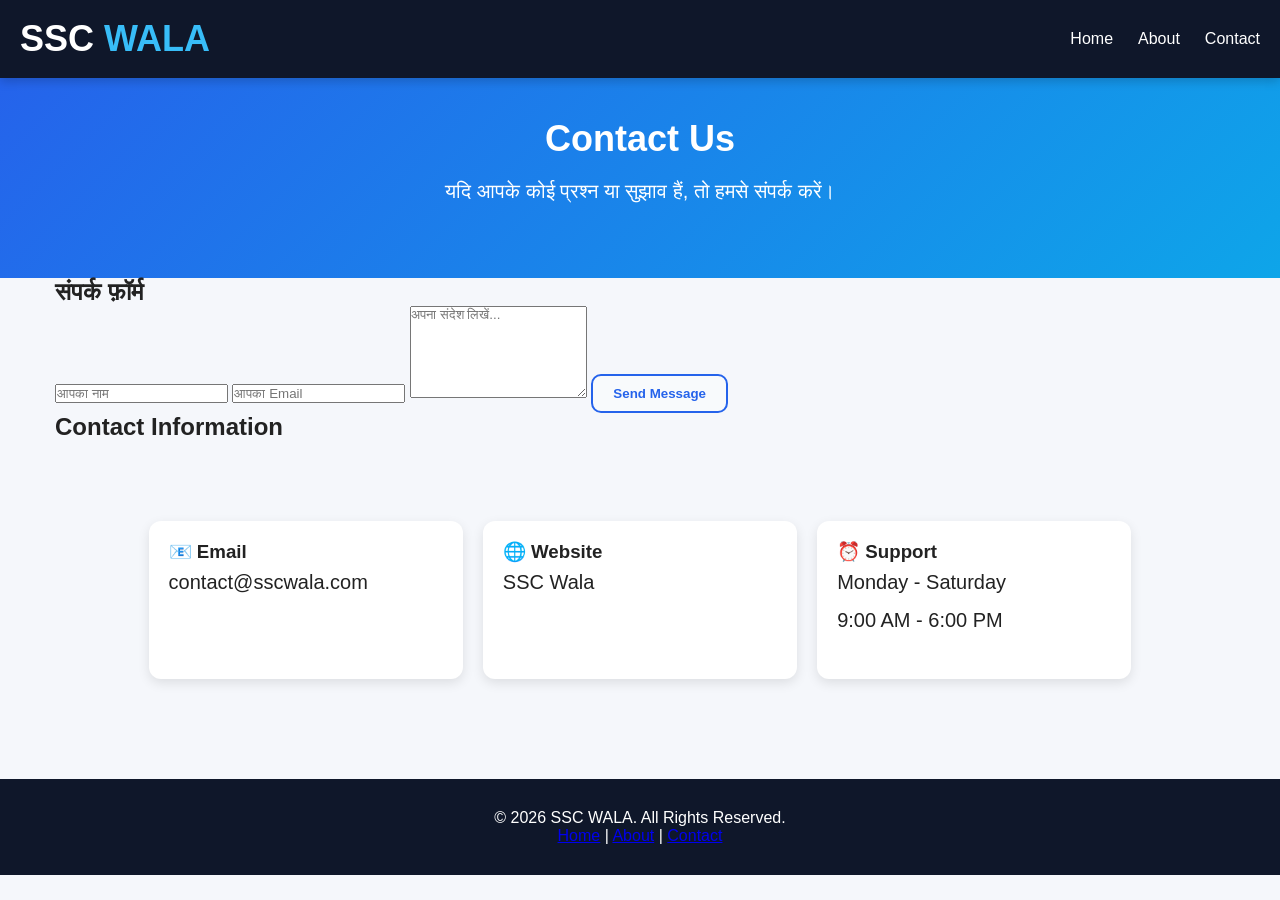
<file: contact.html>
<!DOCTYPE html>
<html lang="hi">
<head>
<meta charset="UTF-8">
<meta name="viewport" content="width=device-width, initial-scale=1.0">
<title>Contact Us | SSC Exam Hub</title>
<link rel="stylesheet" href="style.css">
  <!-- Google tag (gtag.js) -->
<script async src="https://www.googletagmanager.com/gtag/js?id=G-ZGM9H43H29"></script>
<script>
  window.dataLayer = window.dataLayer || [];
  function gtag(){dataLayer.push(arguments);}
  gtag('js', new Date());

  gtag('config', 'G-ZGM9H43H29');
</script>
</head>

<body>

<header>
<div class="logo">SSC <span>WALA</span></div>

<nav>
<a href="index.html">Home</a>
<a href="about.html">About</a>
<a href="contact.html">Contact</a>
</nav>
</header>

<section class="hero">
<h1>Contact Us</h1>
<p>यदि आपके कोई प्रश्न या सुझाव हैं, तो हमसे संपर्क करें।</p>
</section>

<section class="container">

<h2>संपर्क फ़ॉर्म</h2>

<form class="contact-form">

<input type="text" placeholder="आपका नाम" required>

<input type="email" placeholder="आपका Email" required>

<textarea placeholder="अपना संदेश लिखें..." rows="6" required></textarea>

<button type="submit" class="btn">Send Message</button>

</form>

</section>
<section class="container">

<h2>Contact Information</h2>

<div class="cards">

<div class="card">
<h3>📧 Email</h3>
<p>contact@sscwala.com</p>
</div>

<div class="card">
<h3>🌐 Website</h3>
<p>SSC Wala</p>
</div>

<div class="card">
<h3>⏰ Support</h3>
<p>Monday - Saturday<br>9:00 AM - 6:00 PM</p>
</div>

</div>

</section>

<footer>

<p>© 2026 SSC WALA. All Rights Reserved.</p>

<p>
<a href="index.html">Home</a> |
<a href="about.html">About</a> |
<a href="contact.html">Contact</a>
</p>

</footer>

<script src="script.js"></script>

</body>
</html>
</file>
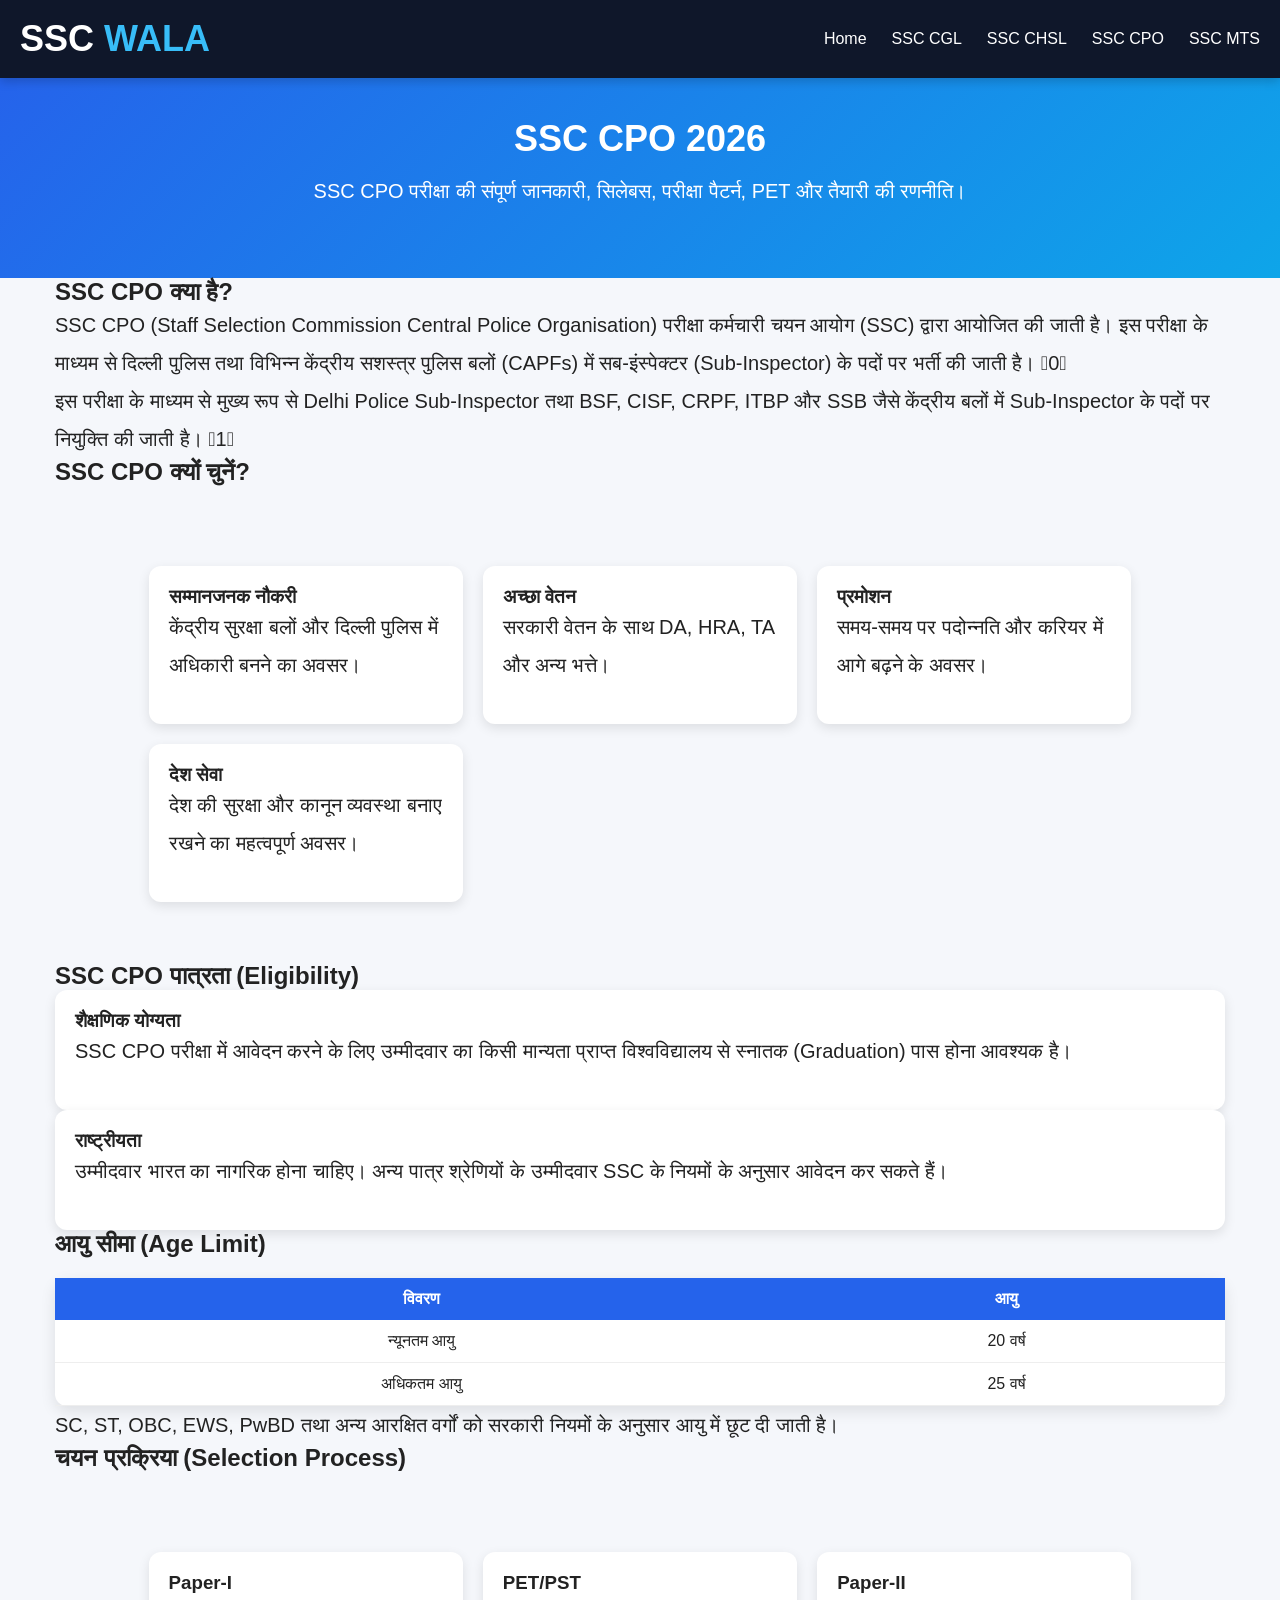
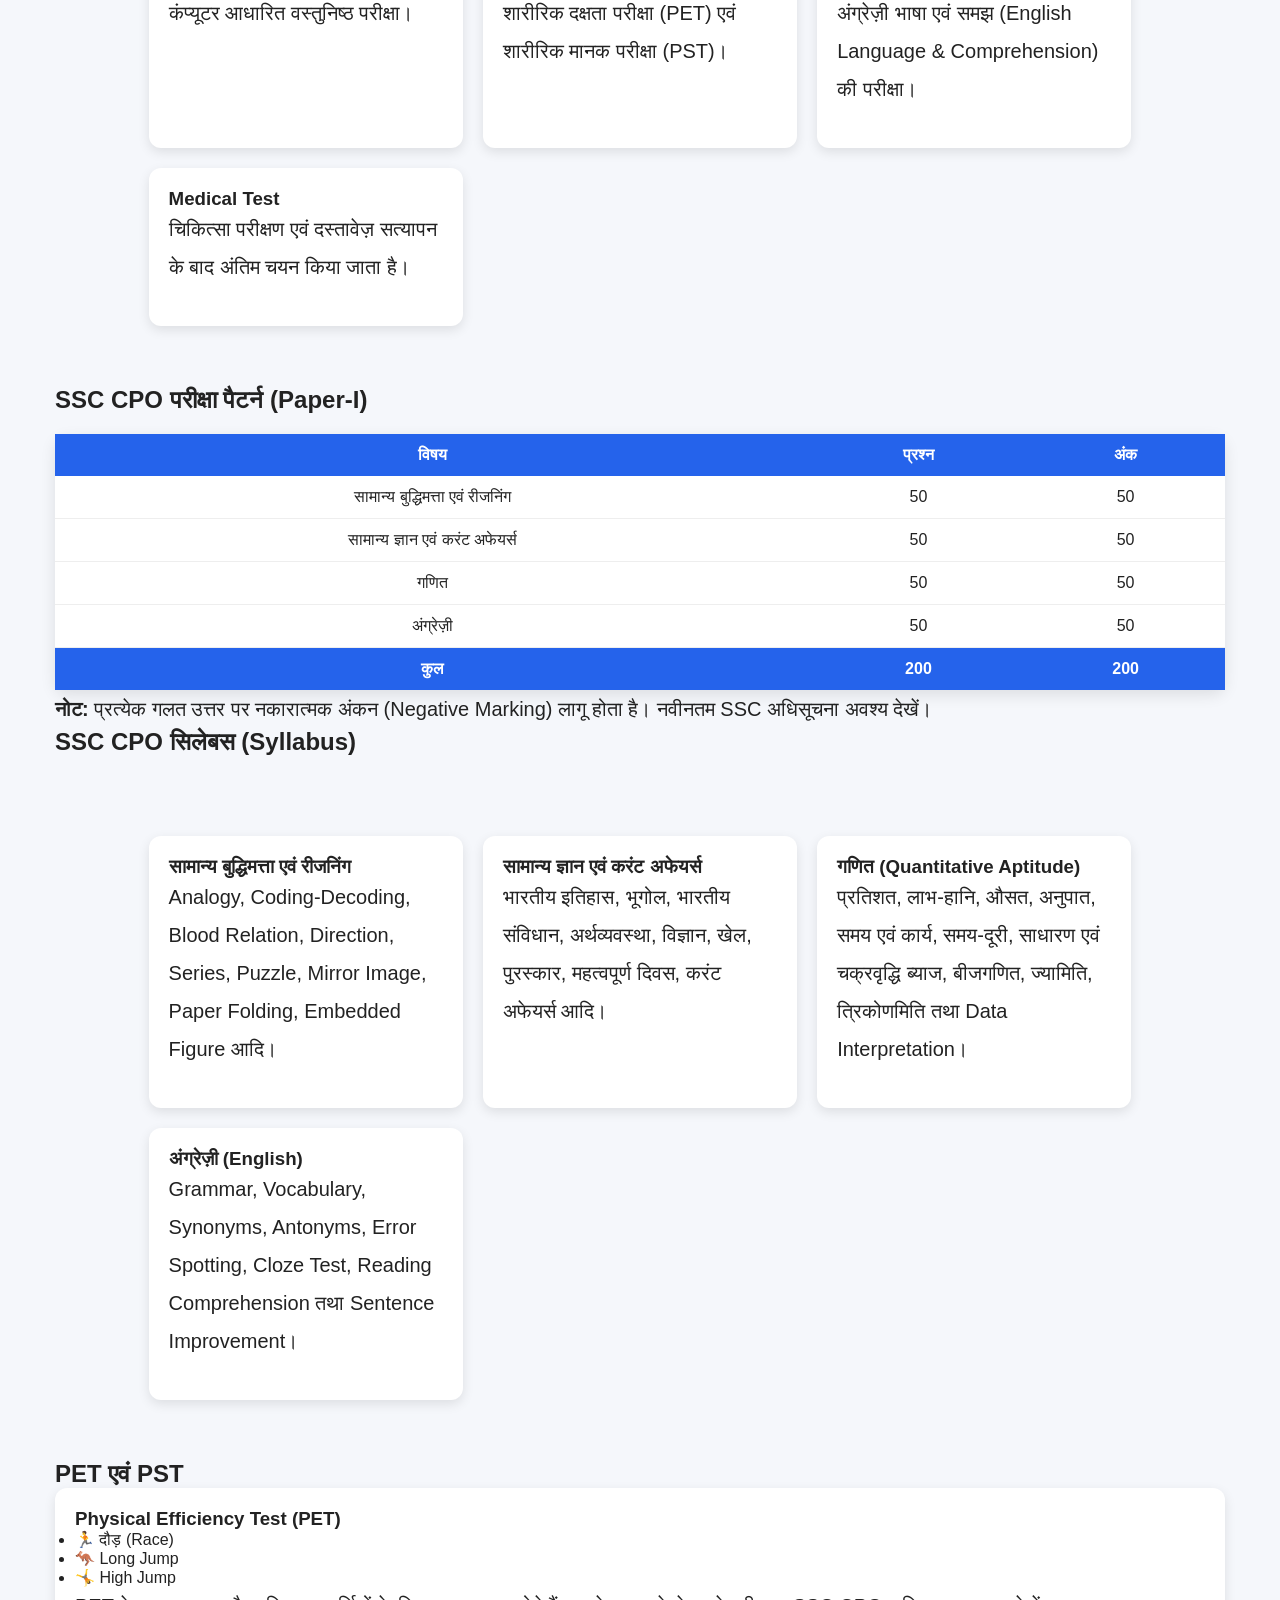
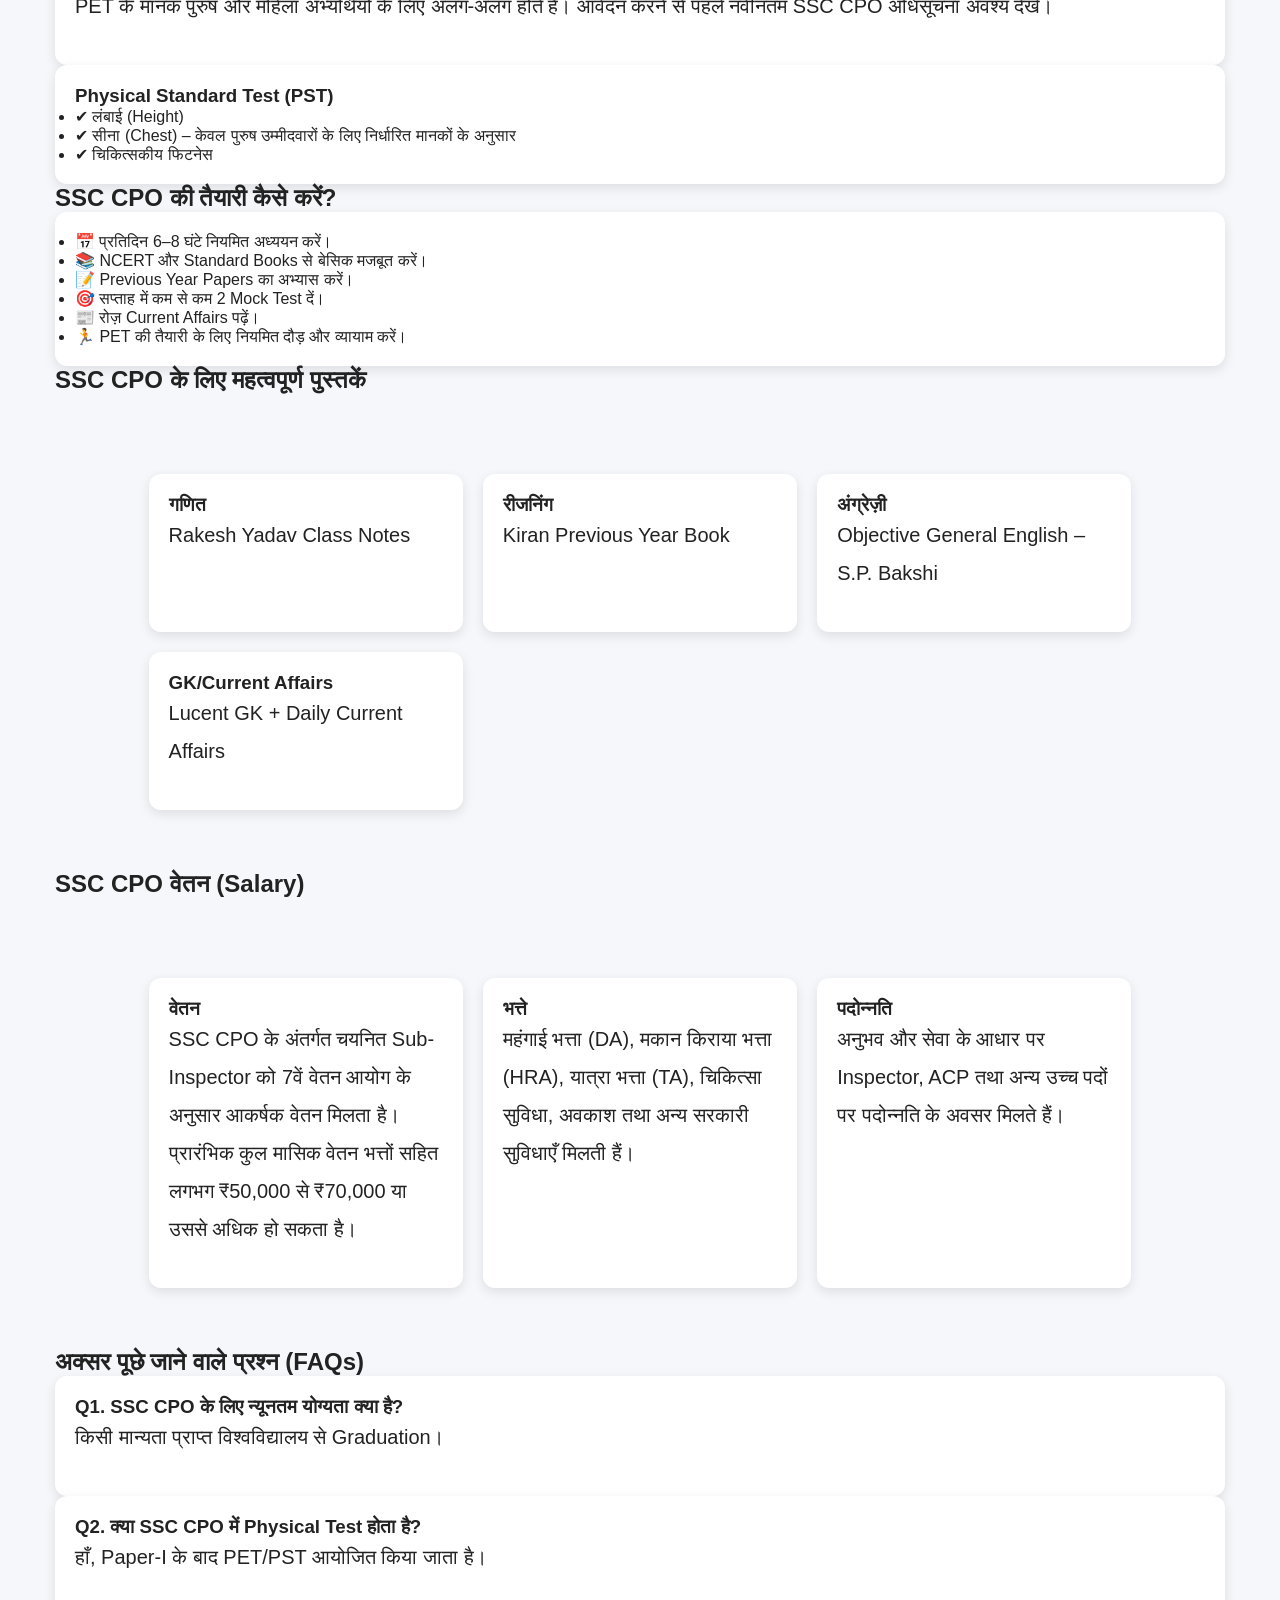
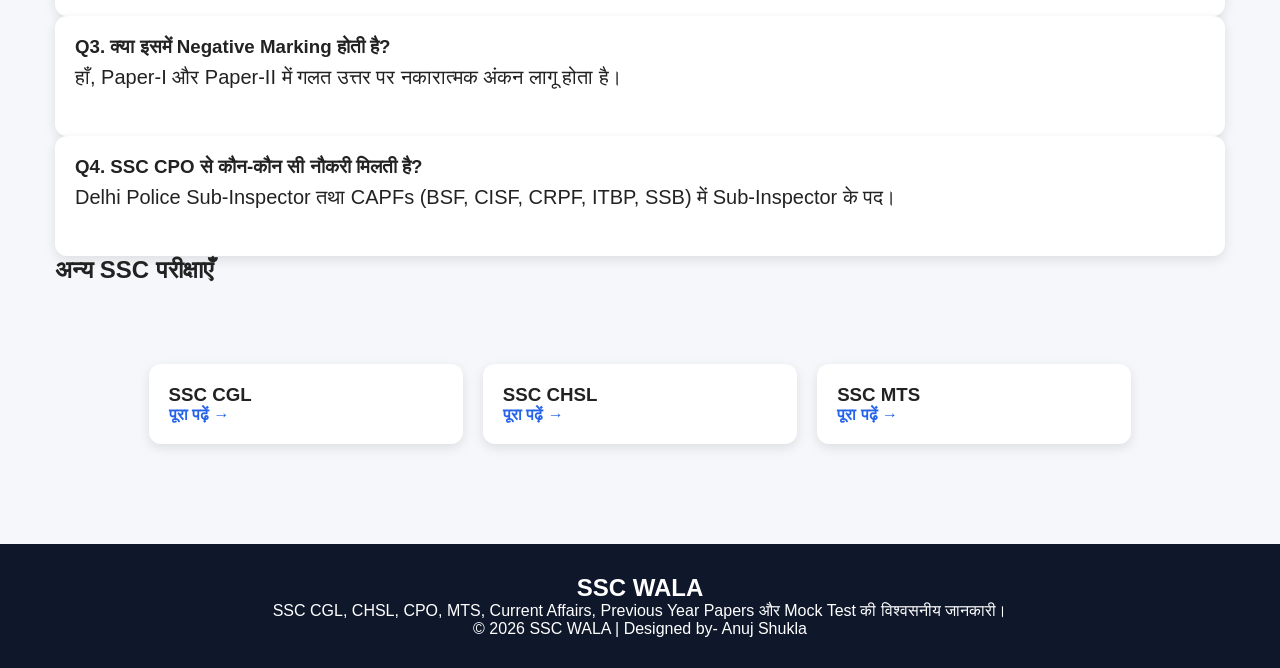
<file: cpo.html>
<!DOCTYPE html>
<html lang="hi">

<head>

<meta charset="UTF-8">
<meta name="viewport" content="width=device-width, initial-scale=1.0">

<title>SSC CPO 2026 - संपूर्ण जानकारी | SSC Exam Hub</title>

<meta name="description" content="SSC CPO 2026 की संपूर्ण जानकारी - योग्यता, आयु सीमा, परीक्षा पैटर्न, सिलेबस, PET, तैयारी की रणनीति और वेतन।">

<meta name="keywords" content="SSC CPO 2026, SSC CPO Syllabus, SSC CPO Exam Pattern, SSC CPO Preparation">

<meta name="author" content="Cockroach Media">

<link rel="stylesheet" href="style.css">
<!-- Google tag (gtag.js) -->
<script async src="https://www.googletagmanager.com/gtag/js?id=G-ZGM9H43H29"></script>
<script>
  window.dataLayer = window.dataLayer || [];
  function gtag(){dataLayer.push(arguments);}
  gtag('js', new Date());

  gtag('config', 'G-ZGM9H43H29');
</script>
</head>

<body>

<header>

<div class="logo">
SSC <span>WALA</span>
</div>

<nav>

<a href="index.html">Home</a>

<a href="cgl.html">SSC CGL</a>

<a href="chsl.html">SSC CHSL</a>

<a href="cpo.html">SSC CPO</a>

<a href="mts.html">SSC MTS</a>

</nav>

</header>

<section class="hero">

<h1>SSC CPO 2026</h1>

<p>SSC CPO परीक्षा की संपूर्ण जानकारी, सिलेबस, परीक्षा पैटर्न, PET और तैयारी की रणनीति।</p>

</section>

<section class="container">

<h2>SSC CPO क्या है?</h2>

<p>
SSC CPO (Staff Selection Commission Central Police Organisation) परीक्षा कर्मचारी चयन आयोग (SSC) द्वारा आयोजित की जाती है। इस परीक्षा के माध्यम से दिल्ली पुलिस तथा विभिन्न केंद्रीय सशस्त्र पुलिस बलों (CAPFs) में सब-इंस्पेक्टर (Sub-Inspector) के पदों पर भर्ती की जाती है। 0
</p>

<p>
इस परीक्षा के माध्यम से मुख्य रूप से Delhi Police Sub-Inspector तथा BSF, CISF, CRPF, ITBP और SSB जैसे केंद्रीय बलों में Sub-Inspector के पदों पर नियुक्ति की जाती है। 1
</p>

<h2>SSC CPO क्यों चुनें?</h2>

<div class="cards">

<div class="card">
<h3>सम्मानजनक नौकरी</h3>
<p>केंद्रीय सुरक्षा बलों और दिल्ली पुलिस में अधिकारी बनने का अवसर।</p>
</div>

<div class="card">
<h3>अच्छा वेतन</h3>
<p>सरकारी वेतन के साथ DA, HRA, TA और अन्य भत्ते।</p>
</div>

<div class="card">
<h3>प्रमोशन</h3>
<p>समय-समय पर पदोन्नति और करियर में आगे बढ़ने के अवसर।</p>
</div>

<div class="card">
<h3>देश सेवा</h3>
<p>देश की सुरक्षा और कानून व्यवस्था बनाए रखने का महत्वपूर्ण अवसर।</p>
</div>

</div>

</section>
  <section class="container">

<h2>SSC CPO पात्रता (Eligibility)</h2>

<div class="card">

<h3>शैक्षणिक योग्यता</h3>

<p>
SSC CPO परीक्षा में आवेदन करने के लिए उम्मीदवार का किसी मान्यता प्राप्त विश्वविद्यालय से स्नातक (Graduation) पास होना आवश्यक है।
</p>

</div>

<div class="card">

<h3>राष्ट्रीयता</h3>

<p>
उम्मीदवार भारत का नागरिक होना चाहिए। अन्य पात्र श्रेणियों के उम्मीदवार SSC के नियमों के अनुसार आवेदन कर सकते हैं।
</p>

</div>

</section>

<section class="container">

<h2>आयु सीमा (Age Limit)</h2>

<table class="table">

<tr>
<th>विवरण</th>
<th>आयु</th>
</tr>

<tr>
<td>न्यूनतम आयु</td>
<td>20 वर्ष</td>
</tr>

<tr>
<td>अधिकतम आयु</td>
<td>25 वर्ष</td>
</tr>

</table>

<p>
SC, ST, OBC, EWS, PwBD तथा अन्य आरक्षित वर्गों को सरकारी नियमों के अनुसार आयु में छूट दी जाती है।
</p>

</section>

<section class="container">

<h2>चयन प्रक्रिया (Selection Process)</h2>

<div class="cards">

<div class="card">
<h3>Paper-I</h3>
<p>कंप्यूटर आधारित वस्तुनिष्ठ परीक्षा।</p>
</div>

<div class="card">
<h3>PET/PST</h3>
<p>शारीरिक दक्षता परीक्षा (PET) एवं शारीरिक मानक परीक्षा (PST)।</p>
</div>

<div class="card">
<h3>Paper-II</h3>
<p>अंग्रेज़ी भाषा एवं समझ (English Language & Comprehension) की परीक्षा।</p>
</div>

<div class="card">
<h3>Medical Test</h3>
<p>चिकित्सा परीक्षण एवं दस्तावेज़ सत्यापन के बाद अंतिम चयन किया जाता है।</p>
</div>

</div>

</section>

<section class="container">

<h2>SSC CPO परीक्षा पैटर्न (Paper-I)</h2>

<table class="table">

<tr>
<th>विषय</th>
<th>प्रश्न</th>
<th>अंक</th>
</tr>

<tr>
<td>सामान्य बुद्धिमत्ता एवं रीजनिंग</td>
<td>50</td>
<td>50</td>
</tr>

<tr>
<td>सामान्य ज्ञान एवं करंट अफेयर्स</td>
<td>50</td>
<td>50</td>
</tr>

<tr>
<td>गणित</td>
<td>50</td>
<td>50</td>
</tr>

<tr>
<td>अंग्रेज़ी</td>
<td>50</td>
<td>50</td>
</tr>

<tr>
<th>कुल</th>
<th>200</th>
<th>200</th>
</tr>

</table>

<p><b>नोट:</b> प्रत्येक गलत उत्तर पर नकारात्मक अंकन (Negative Marking) लागू होता है। नवीनतम SSC अधिसूचना अवश्य देखें।</p>

</section>
  <section class="container">

<h2>SSC CPO सिलेबस (Syllabus)</h2>

<div class="cards">

<div class="card">
<h3>सामान्य बुद्धिमत्ता एवं रीजनिंग</h3>
<p>
Analogy, Coding-Decoding, Blood Relation, Direction, Series, Puzzle, Mirror Image, Paper Folding, Embedded Figure आदि।
</p>
</div>

<div class="card">
<h3>सामान्य ज्ञान एवं करंट अफेयर्स</h3>
<p>
भारतीय इतिहास, भूगोल, भारतीय संविधान, अर्थव्यवस्था, विज्ञान, खेल, पुरस्कार, महत्वपूर्ण दिवस, करंट अफेयर्स आदि।
</p>
</div>

<div class="card">
<h3>गणित (Quantitative Aptitude)</h3>
<p>
प्रतिशत, लाभ-हानि, औसत, अनुपात, समय एवं कार्य, समय-दूरी, साधारण एवं चक्रवृद्धि ब्याज, बीजगणित, ज्यामिति, त्रिकोणमिति तथा Data Interpretation।
</p>
</div>

<div class="card">
<h3>अंग्रेज़ी (English)</h3>
<p>
Grammar, Vocabulary, Synonyms, Antonyms, Error Spotting, Cloze Test, Reading Comprehension तथा Sentence Improvement।
</p>
</div>

</div>

</section>

<section class="container">

<h2>PET एवं PST</h2>

<div class="card">

<h3>Physical Efficiency Test (PET)</h3>

<ul>

<li>🏃 दौड़ (Race)</li>

<li>🦘 Long Jump</li>

<li>🤸 High Jump</li>

</ul>

<p>
PET के मानक पुरुष और महिला अभ्यर्थियों के लिए अलग-अलग होते हैं। आवेदन करने से पहले नवीनतम SSC CPO अधिसूचना अवश्य देखें।
</p>

</div>

<div class="card">

<h3>Physical Standard Test (PST)</h3>

<ul>

<li>✔ लंबाई (Height)</li>

<li>✔ सीना (Chest) – केवल पुरुष उम्मीदवारों के लिए निर्धारित मानकों के अनुसार</li>

<li>✔ चिकित्सकीय फिटनेस</li>

</ul>

</div>

</section>

<section class="container">

<h2>SSC CPO की तैयारी कैसे करें?</h2>

<div class="card">

<ul>

<li>📅 प्रतिदिन 6–8 घंटे नियमित अध्ययन करें।</li>

<li>📚 NCERT और Standard Books से बेसिक मजबूत करें।</li>

<li>📝 Previous Year Papers का अभ्यास करें।</li>

<li>🎯 सप्ताह में कम से कम 2 Mock Test दें।</li>

<li>📰 रोज़ Current Affairs पढ़ें।</li>

<li>🏃 PET की तैयारी के लिए नियमित दौड़ और व्यायाम करें।</li>

</ul>

</div>

</section>

<section class="container">

<h2>SSC CPO के लिए महत्वपूर्ण पुस्तकें</h2>

<div class="cards">

<div class="card">
<h3>गणित</h3>
<p>Rakesh Yadav Class Notes</p>
</div>

<div class="card">
<h3>रीजनिंग</h3>
<p>Kiran Previous Year Book</p>
</div>

<div class="card">
<h3>अंग्रेज़ी</h3>
<p>Objective General English – S.P. Bakshi</p>
</div>

<div class="card">
<h3>GK/Current Affairs</h3>
<p>Lucent GK + Daily Current Affairs</p>
</div>

</div>

</section>
  <section class="container">

<h2>SSC CPO वेतन (Salary)</h2>

<div class="cards">

<div class="card">
<h3>वेतन</h3>
<p>
SSC CPO के अंतर्गत चयनित Sub-Inspector को 7वें वेतन आयोग के अनुसार आकर्षक वेतन मिलता है। प्रारंभिक कुल मासिक वेतन भत्तों सहित लगभग ₹50,000 से ₹70,000 या उससे अधिक हो सकता है।
</p>
</div>

<div class="card">
<h3>भत्ते</h3>
<p>
महंगाई भत्ता (DA), मकान किराया भत्ता (HRA), यात्रा भत्ता (TA), चिकित्सा सुविधा, अवकाश तथा अन्य सरकारी सुविधाएँ मिलती हैं।
</p>
</div>

<div class="card">
<h3>पदोन्नति</h3>
<p>
अनुभव और सेवा के आधार पर Inspector, ACP तथा अन्य उच्च पदों पर पदोन्नति के अवसर मिलते हैं।
</p>
</div>

</div>

</section>

<section class="container">

<h2>अक्सर पूछे जाने वाले प्रश्न (FAQs)</h2>

<div class="card">
<h3>Q1. SSC CPO के लिए न्यूनतम योग्यता क्या है?</h3>
<p>किसी मान्यता प्राप्त विश्वविद्यालय से Graduation।</p>
</div>

<div class="card">
<h3>Q2. क्या SSC CPO में Physical Test होता है?</h3>
<p>हाँ, Paper-I के बाद PET/PST आयोजित किया जाता है।</p>
</div>

<div class="card">
<h3>Q3. क्या इसमें Negative Marking होती है?</h3>
<p>हाँ, Paper-I और Paper-II में गलत उत्तर पर नकारात्मक अंकन लागू होता है।</p>
</div>

<div class="card">
<h3>Q4. SSC CPO से कौन-कौन सी नौकरी मिलती है?</h3>
<p>Delhi Police Sub-Inspector तथा CAPFs (BSF, CISF, CRPF, ITBP, SSB) में Sub-Inspector के पद।</p>
</div>

</section>

<section class="container">

<h2>अन्य SSC परीक्षाएँ</h2>

<div class="cards">

<div class="card">
<h3>SSC CGL</h3>
<a href="cgl.html">पूरा पढ़ें →</a>
</div>

<div class="card">
<h3>SSC CHSL</h3>
<a href="chsl.html">पूरा पढ़ें →</a>
</div>

<div class="card">
<h3>SSC MTS</h3>
<a href="mts.html">पूरा पढ़ें →</a>
</div>

</div>

</section>

<footer>

<h2>SSC WALA</h2>

<p>
SSC CGL, CHSL, CPO, MTS, Current Affairs, Previous Year Papers और Mock Test की विश्वसनीय जानकारी।
</p>

<p>
© 2026 SSC WALA | Designed by- Anuj Shukla 
</p>

</footer>

<script src="script.js"></script>

</body>
</html>
</file>
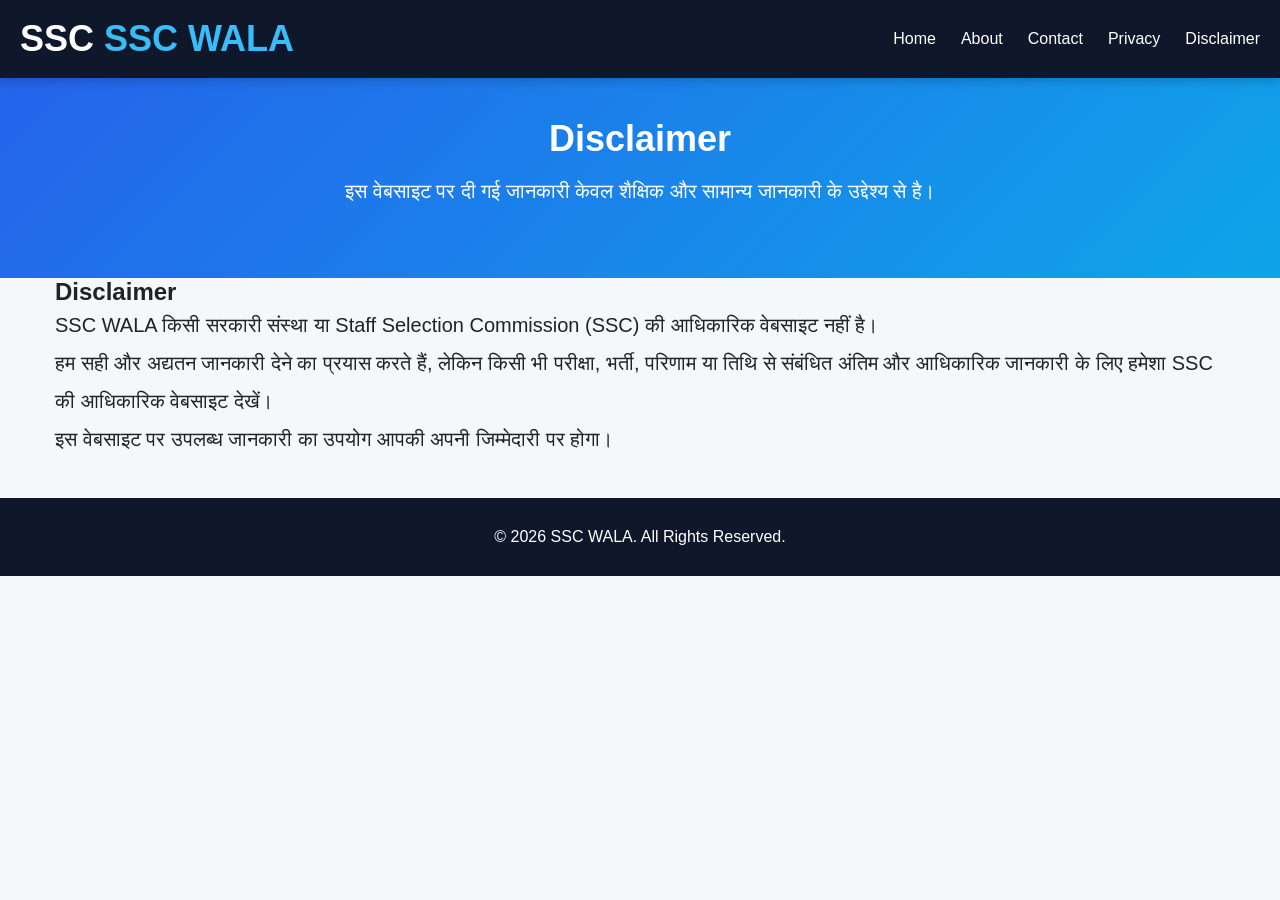
<file: disclaimer.html>
<!DOCTYPE html>
<html lang="hi">
<head>
<meta charset="UTF-8">
<meta name="viewport" content="width=device-width, initial-scale=1.0">
<title>Disclaimer | SSC Exam Hub</title>
<link rel="stylesheet" href="style.css">
  <!-- Google tag (gtag.js) -->
<script async src="https://www.googletagmanager.com/gtag/js?id=G-ZGM9H43H29"></script>
<script>
  window.dataLayer = window.dataLayer || [];
  function gtag(){dataLayer.push(arguments);}
  gtag('js', new Date());

  gtag('config', 'G-ZGM9H43H29');
</script>
</head>

<body>

<header>
<div class="logo">SSC <span>SSC WALA</span></div>

<nav>
<a href="index.html">Home</a>
<a href="about.html">About</a>
<a href="contact.html">Contact</a>
<a href="privacy.html">Privacy</a>
<a href="disclaimer.html">Disclaimer</a>
</nav>
</header>

<section class="hero">
<h1>Disclaimer</h1>
<p>इस वेबसाइट पर दी गई जानकारी केवल शैक्षिक और सामान्य जानकारी के उद्देश्य से है।</p>
</section>

<section class="container">

<h2>Disclaimer</h2>

<p>
SSC WALA किसी सरकारी संस्था या Staff Selection Commission (SSC) की आधिकारिक वेबसाइट नहीं है।
</p>

<p>
हम सही और अद्यतन जानकारी देने का प्रयास करते हैं, लेकिन किसी भी परीक्षा, भर्ती, परिणाम या तिथि से संबंधित अंतिम और आधिकारिक जानकारी के लिए हमेशा SSC की आधिकारिक वेबसाइट देखें।
</p>

<p>
इस वेबसाइट पर उपलब्ध जानकारी का उपयोग आपकी अपनी जिम्मेदारी पर होगा।
</p>

</section>

<footer>
<p>© 2026 SSC WALA. All Rights Reserved.</p>
</footer>

<script src="script.js"></script>

</body>
</html>
</file>
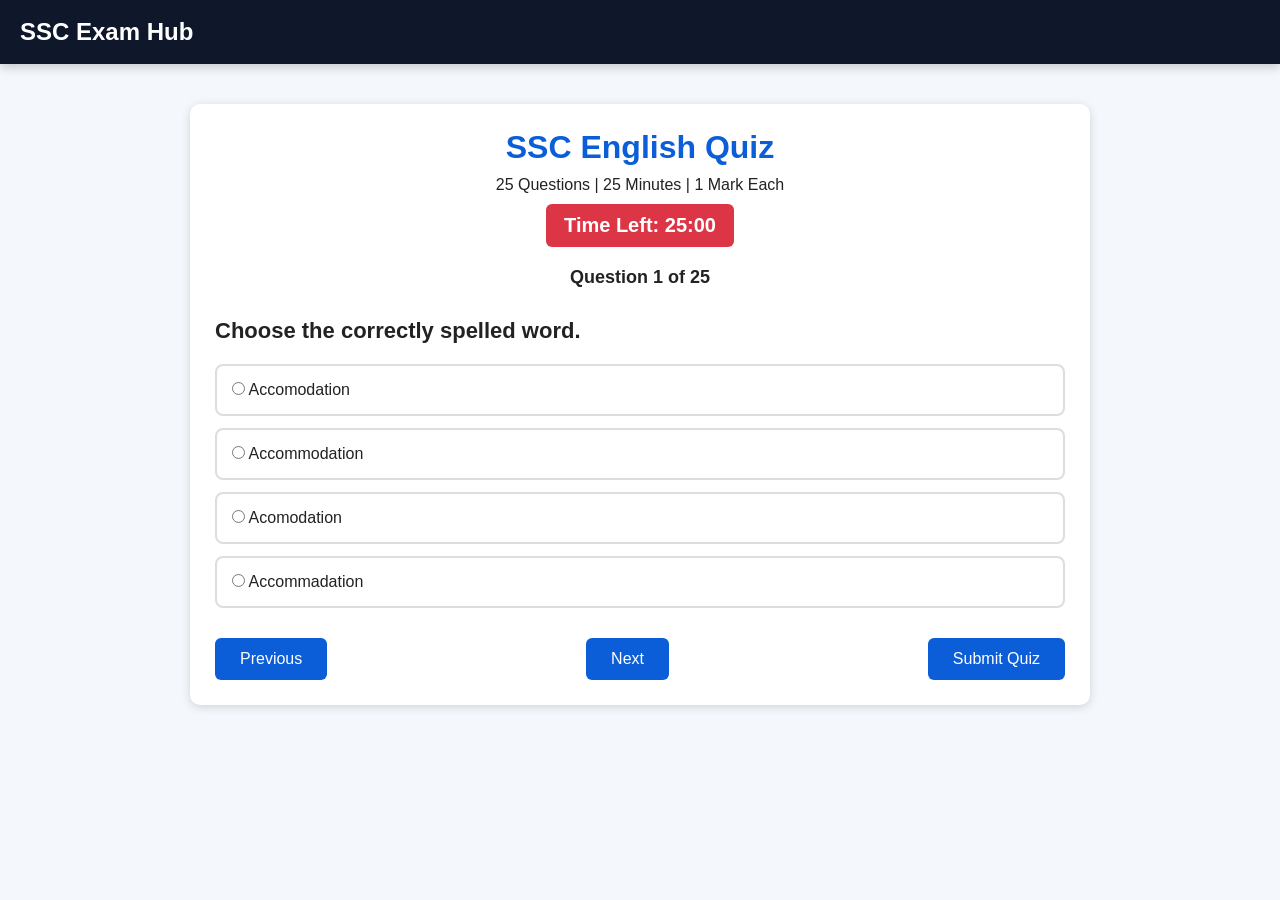
<file: english.html>
<!DOCTYPE html>
<html lang="en">
<head>

<meta charset="UTF-8">
<meta name="viewport" content="width=device-width, initial-scale=1.0">

<title>SSC English Quiz | SSC WALA</title>

<link rel="stylesheet" href="style.css">
<style>
body{
    font-family:Arial,sans-serif;
    background:#f4f7fb;
    margin:0;
}

.quiz-container{
    max-width:900px;
    margin:40px auto;
    background:#fff;
    padding:25px;
    border-radius:10px;
    box-shadow:0 2px 10px rgba(0,0,0,.15);
}

.quiz-header{
    text-align:center;
}

.quiz-header h1{
    color:#0b5ed7;
    margin-bottom:10px;
}

.timer{
    display:inline-block;
    background:#dc3545;
    color:#fff;
    padding:10px 18px;
    border-radius:6px;
    font-size:20px;
    font-weight:bold;
    margin-top:10px;
}

.progress{
    margin-top:20px;
    font-size:18px;
    font-weight:bold;
}

.question-box{
    margin-top:30px;
}

.question{
    font-size:22px;
    font-weight:bold;
    margin-bottom:20px;
}

.option{
    display:block;
    padding:15px;
    margin:12px 0;
    border:2px solid #ddd;
    border-radius:8px;
    cursor:pointer;
    transition:.3s;
}

.option:hover{
    background:#eaf3ff;
    border-color:#0b5ed7;
}

.buttons{
    margin-top:30px;
    display:flex;
    justify-content:space-between;
    flex-wrap:wrap;
    gap:10px;
}

.buttons button{
    padding:12px 25px;
    border:none;
    border-radius:6px;
    background:#0b5ed7;
    color:#fff;
    cursor:pointer;
    font-size:16px;
}

.buttons button:hover{
    background:#0849a6;
}

#result{
    display:none;
    text-align:center;
    margin-top:30px;
}

#score{
    font-size:28px;
    color:green;
    font-weight:bold;
}
</style>
  
</head>

<body>

<header>
<h2>SSC Exam Hub</h2>
</header>

<div class="quiz-container">

<div class="quiz-header">

<h1>SSC English Quiz</h1>

<p>25 Questions | 25 Minutes | 1 Mark Each</p>

<div class="timer">
Time Left:
<span id="timer">25:00</span>
</div>

<div class="progress">
Question <span id="currentQuestion">1</span> of 25
</div>

</div>

<div class="question-box">

<div class="question" id="question">
Question will appear here...
</div>

<div id="options"></div>

</div>

<div class="buttons">

<button onclick="previousQuestion()">Previous</button>

<button onclick="nextQuestion()">Next</button>

<button onclick="submitQuiz()">Submit Quiz</button>

</div>

<div id="result" style="display:none;">

<h2>Quiz Completed</h2>

<div id="score"></div>

</div>

</div>

<script src="english.js"></script>

</body>
  </html>
</file>
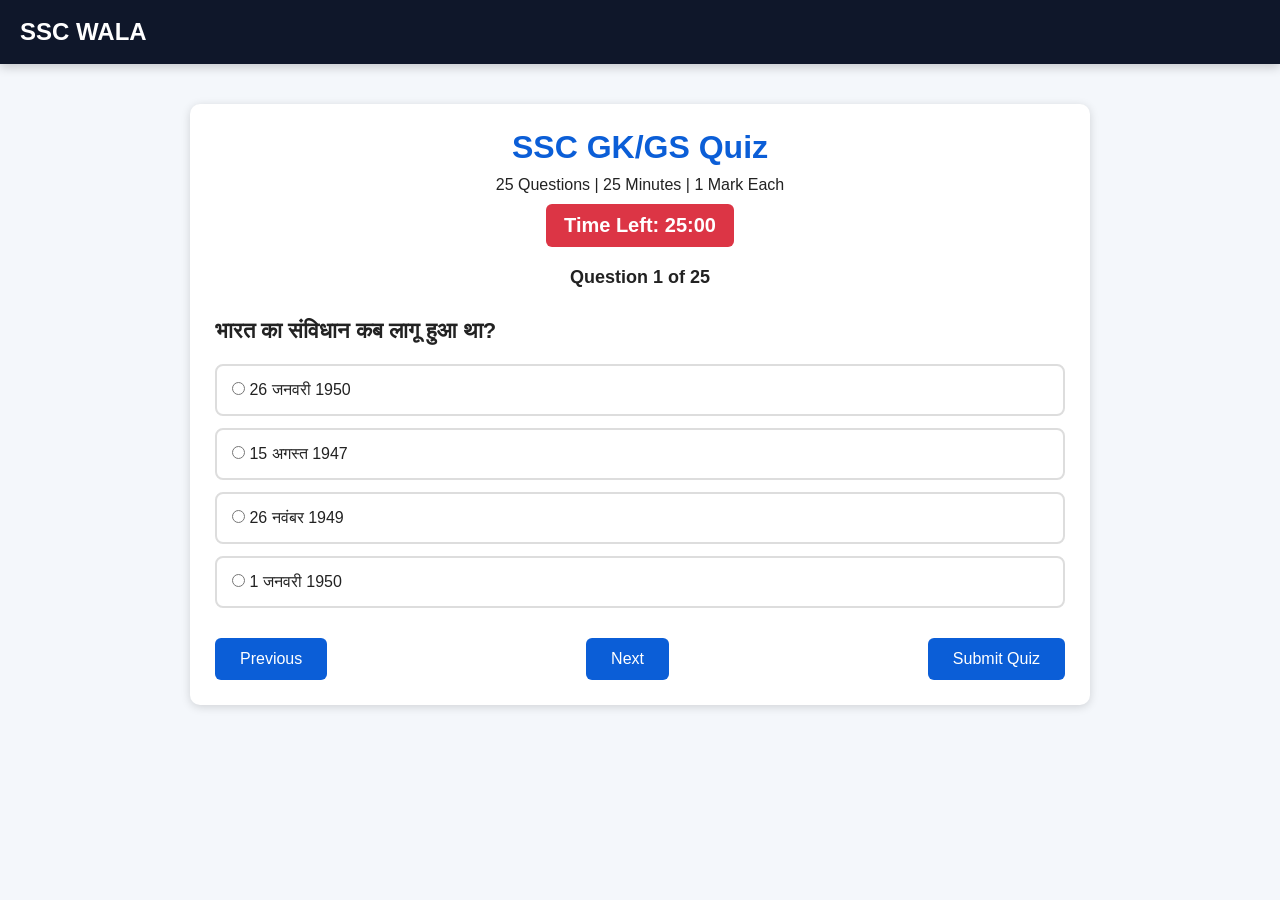
<file: gs.html>
<!DOCTYPE html>
<html lang="en">
<head>
<meta charset="UTF-8">
<meta name="viewport" content="width=device-width, initial-scale=1.0">
<title>SSC GK/GS Quiz | SSC WALA</title>

<link rel="stylesheet" href="style.css">

<style>
body{
    font-family:Arial,sans-serif;
    background:#f4f7fb;
    margin:0;
}

.quiz-container{
    max-width:900px;
    margin:40px auto;
    background:#fff;
    padding:25px;
    border-radius:10px;
    box-shadow:0 2px 10px rgba(0,0,0,.15);
}

.quiz-header{
    text-align:center;
}

.quiz-header h1{
    color:#0b5ed7;
    margin-bottom:10px;
}

.timer{
    display:inline-block;
    background:#dc3545;
    color:#fff;
    padding:10px 18px;
    border-radius:6px;
    font-size:20px;
    font-weight:bold;
    margin-top:10px;
}

.progress{
    margin-top:20px;
    font-size:18px;
    font-weight:bold;
}

.question-box{
    margin-top:30px;
}

.question{
    font-size:22px;
    font-weight:bold;
    margin-bottom:20px;
}

.option{
    display:block;
    padding:15px;
    margin:12px 0;
    border:2px solid #ddd;
    border-radius:8px;
    cursor:pointer;
    transition:.3s;
}

.option:hover{
    background:#eaf3ff;
    border-color:#0b5ed7;
}

.buttons{
    margin-top:30px;
    display:flex;
    justify-content:space-between;
    flex-wrap:wrap;
    gap:10px;
}

.buttons button{
    padding:12px 25px;
    border:none;
    border-radius:6px;
    background:#0b5ed7;
    color:#fff;
    cursor:pointer;
    font-size:16px;
}

.buttons button:hover{
    background:#0849a6;
}

#result{
    display:none;
    text-align:center;
    margin-top:30px;
}

#score{
    font-size:28px;
    color:green;
    font-weight:bold;
}
</style>

</head>

<body>

<header>
<h2>SSC WALA</h2>
</header>

<div class="quiz-container">

<div class="quiz-header">
<h1>SSC GK/GS Quiz</h1>
<p>25 Questions | 25 Minutes | 1 Mark Each</p>

<div class="timer">
Time Left:
<span id="timer">25:00</span>
</div>

<div class="progress">
Question <span id="currentQuestion">1</span> of 25
</div>
</div>

<div class="question-box">

<div class="question" id="question">
Question will appear here...
</div>

<div id="options">
</div>

</div>

<div class="buttons">

<button onclick="previousQuestion()">Previous</button>

<button onclick="nextQuestion()">Next</button>

<button onclick="submitQuiz()">Submit Quiz</button>

</div>

<div id="result">
<h2>Quiz Completed</h2>

<p>Your Score</p>

<div id="score">0 / 25</div>

</div>

</div>

<script src="gs.js"></script>

</body>
</html>
</file>
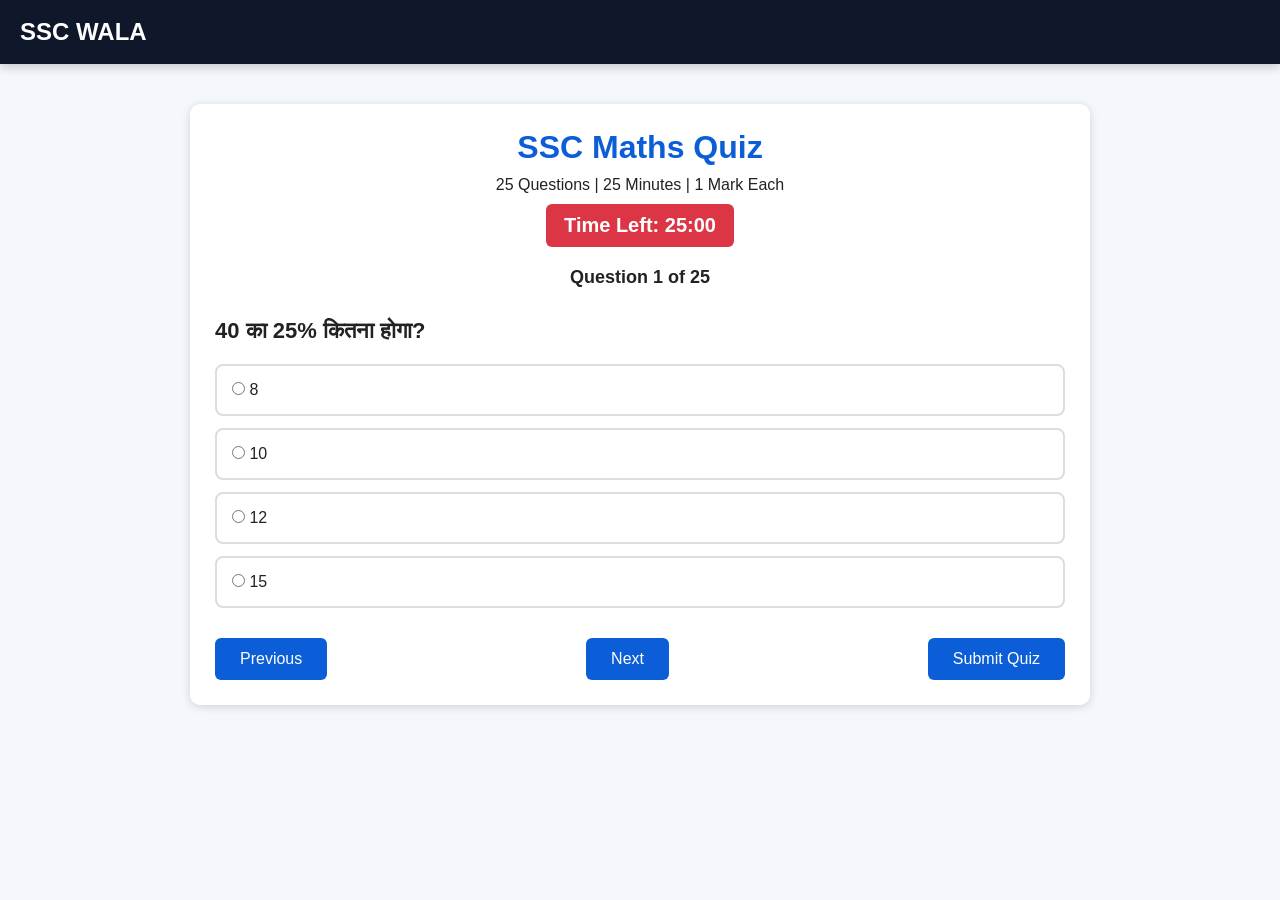
<file: maths.html>
<!DOCTYPE html>
<html lang="en">
<head>
<meta charset="UTF-8">
<meta name="viewport" content="width=device-width, initial-scale=1.0">
<title>SSC Maths Quiz | SSC WALA</title>

<link rel="stylesheet" href="style.css">
  
<style>
body{
    font-family:Arial,sans-serif;
    background:#f4f7fb;
    margin:0;
}

.quiz-container{
    max-width:900px;
    margin:40px auto;
    background:#fff;
    padding:25px;
    border-radius:10px;
    box-shadow:0 2px 10px rgba(0,0,0,.15);
}

.quiz-header{
    text-align:center;
}

.quiz-header h1{
    color:#0b5ed7;
    margin-bottom:10px;
}

.timer{
    display:inline-block;
    background:#dc3545;
    color:#fff;
    padding:10px 18px;
    border-radius:6px;
    font-size:20px;
    font-weight:bold;
    margin-top:10px;
}

.progress{
    margin-top:20px;
    font-size:18px;
    font-weight:bold;
}

.question-box{
    margin-top:30px;
}

.question{
    font-size:22px;
    font-weight:bold;
    margin-bottom:20px;
}

.option{
    display:block;
    padding:15px;
    margin:12px 0;
    border:2px solid #ddd;
    border-radius:8px;
    cursor:pointer;
    transition:.3s;
}

.option:hover{
    background:#eaf3ff;
    border-color:#0b5ed7;
}

.buttons{
    margin-top:30px;
    display:flex;
    justify-content:space-between;
    flex-wrap:wrap;
    gap:10px;
}

.buttons button{
    padding:12px 25px;
    border:none;
    border-radius:6px;
    background:#0b5ed7;
    color:#fff;
    cursor:pointer;
    font-size:16px;
}

.buttons button:hover{
    background:#0849a6;
}

#result{
    display:none;
    text-align:center;
    margin-top:30px;
}

#score{
    font-size:28px;
    color:green;
    font-weight:bold;
}
</style>
</head>

<body>

<header>
<h2>SSC WALA</h2>
</header>

<div class="quiz-container">

<div class="quiz-header">
<h1>SSC Maths Quiz</h1>
<p>25 Questions | 25 Minutes | 1 Mark Each</p>

<div class="timer">
Time Left:
<span id="timer">25:00</span>
</div>

<div class="progress">
Question <span id="currentQuestion">1</span> of 25
</div>

</div>

<div class="question-box">

<div class="question" id="question">
Question will appear here...
</div>

<div id="options"></div>

</div>

<div class="buttons">
<button onclick="previousQuestion()">Previous</button>
<button onclick="nextQuestion()">Next</button>
<button onclick="submitQuiz()">Submit Quiz</button>
</div>

<div id="result" style="display:none;">
<h2>Quiz Completed</h2>
<div id="score"></div>
</div>

</div>

<script src="maths.js"></script>

</body>
</html>
</file>
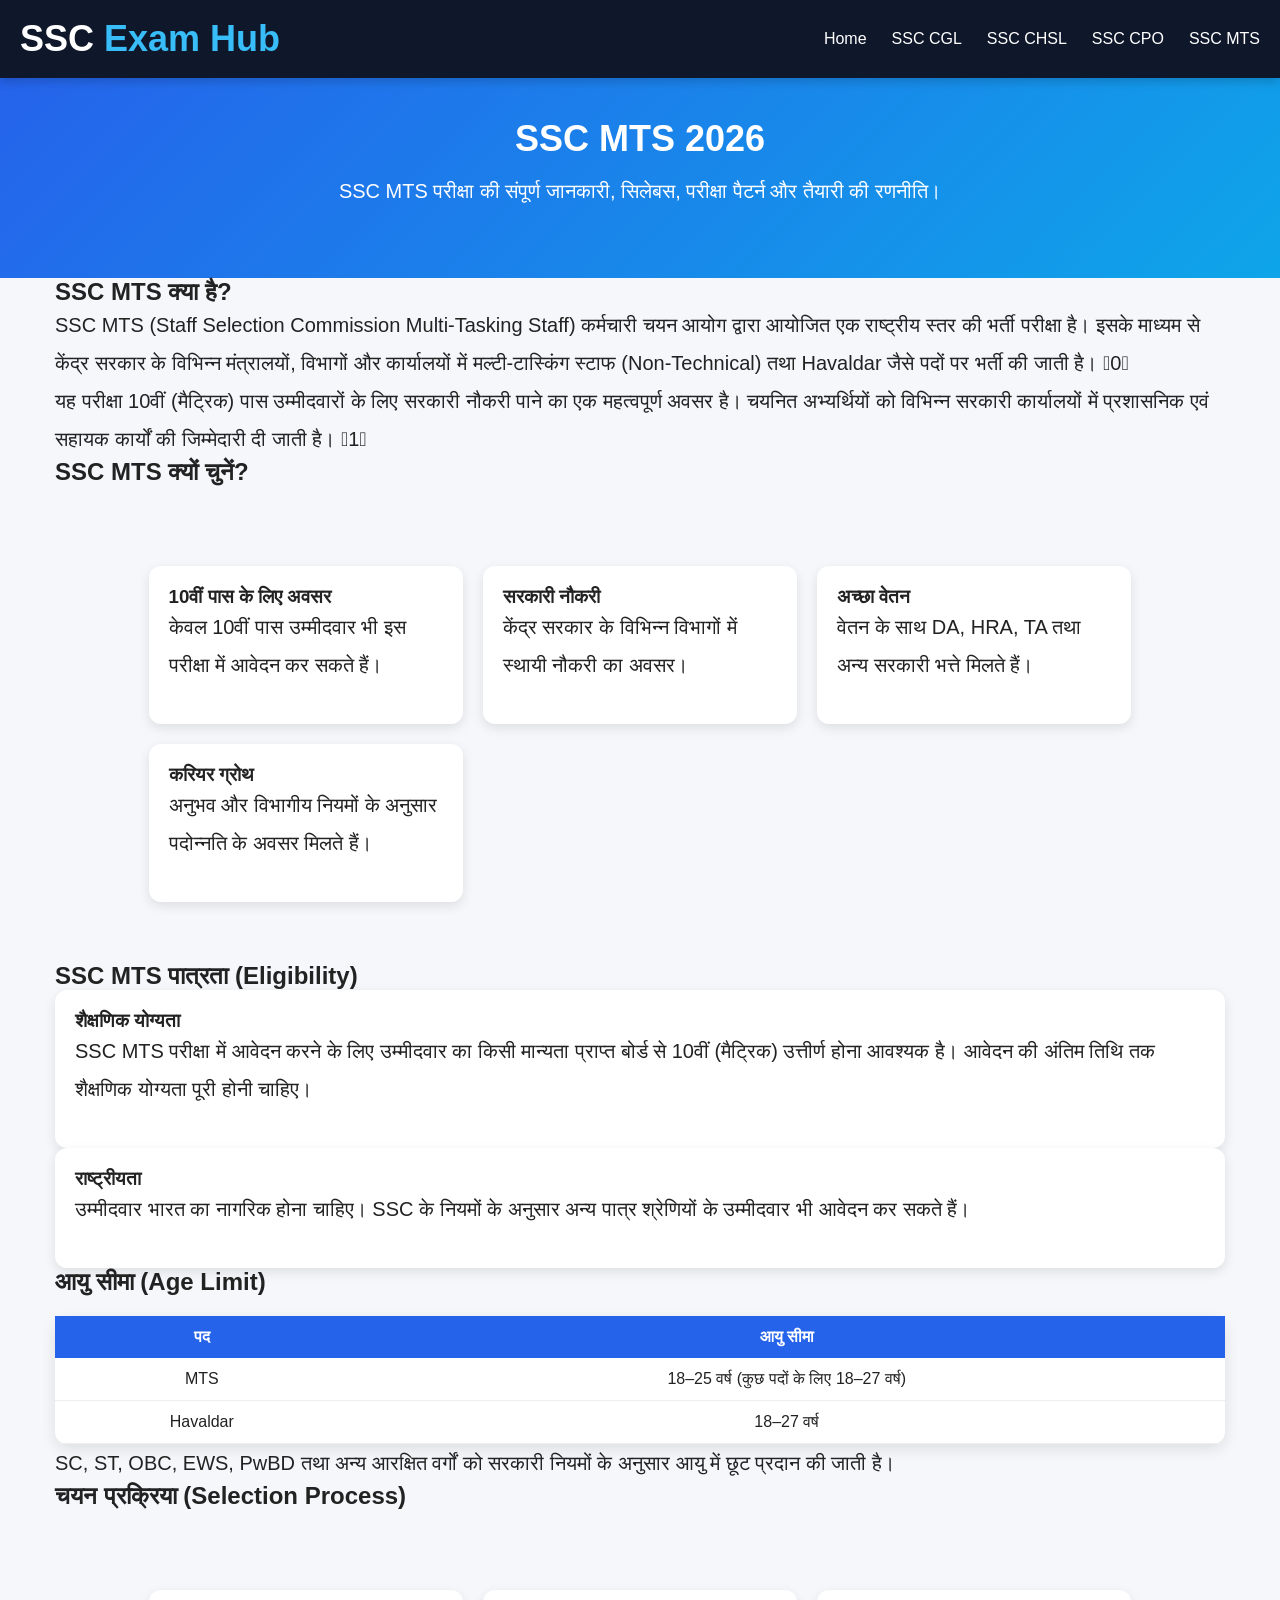
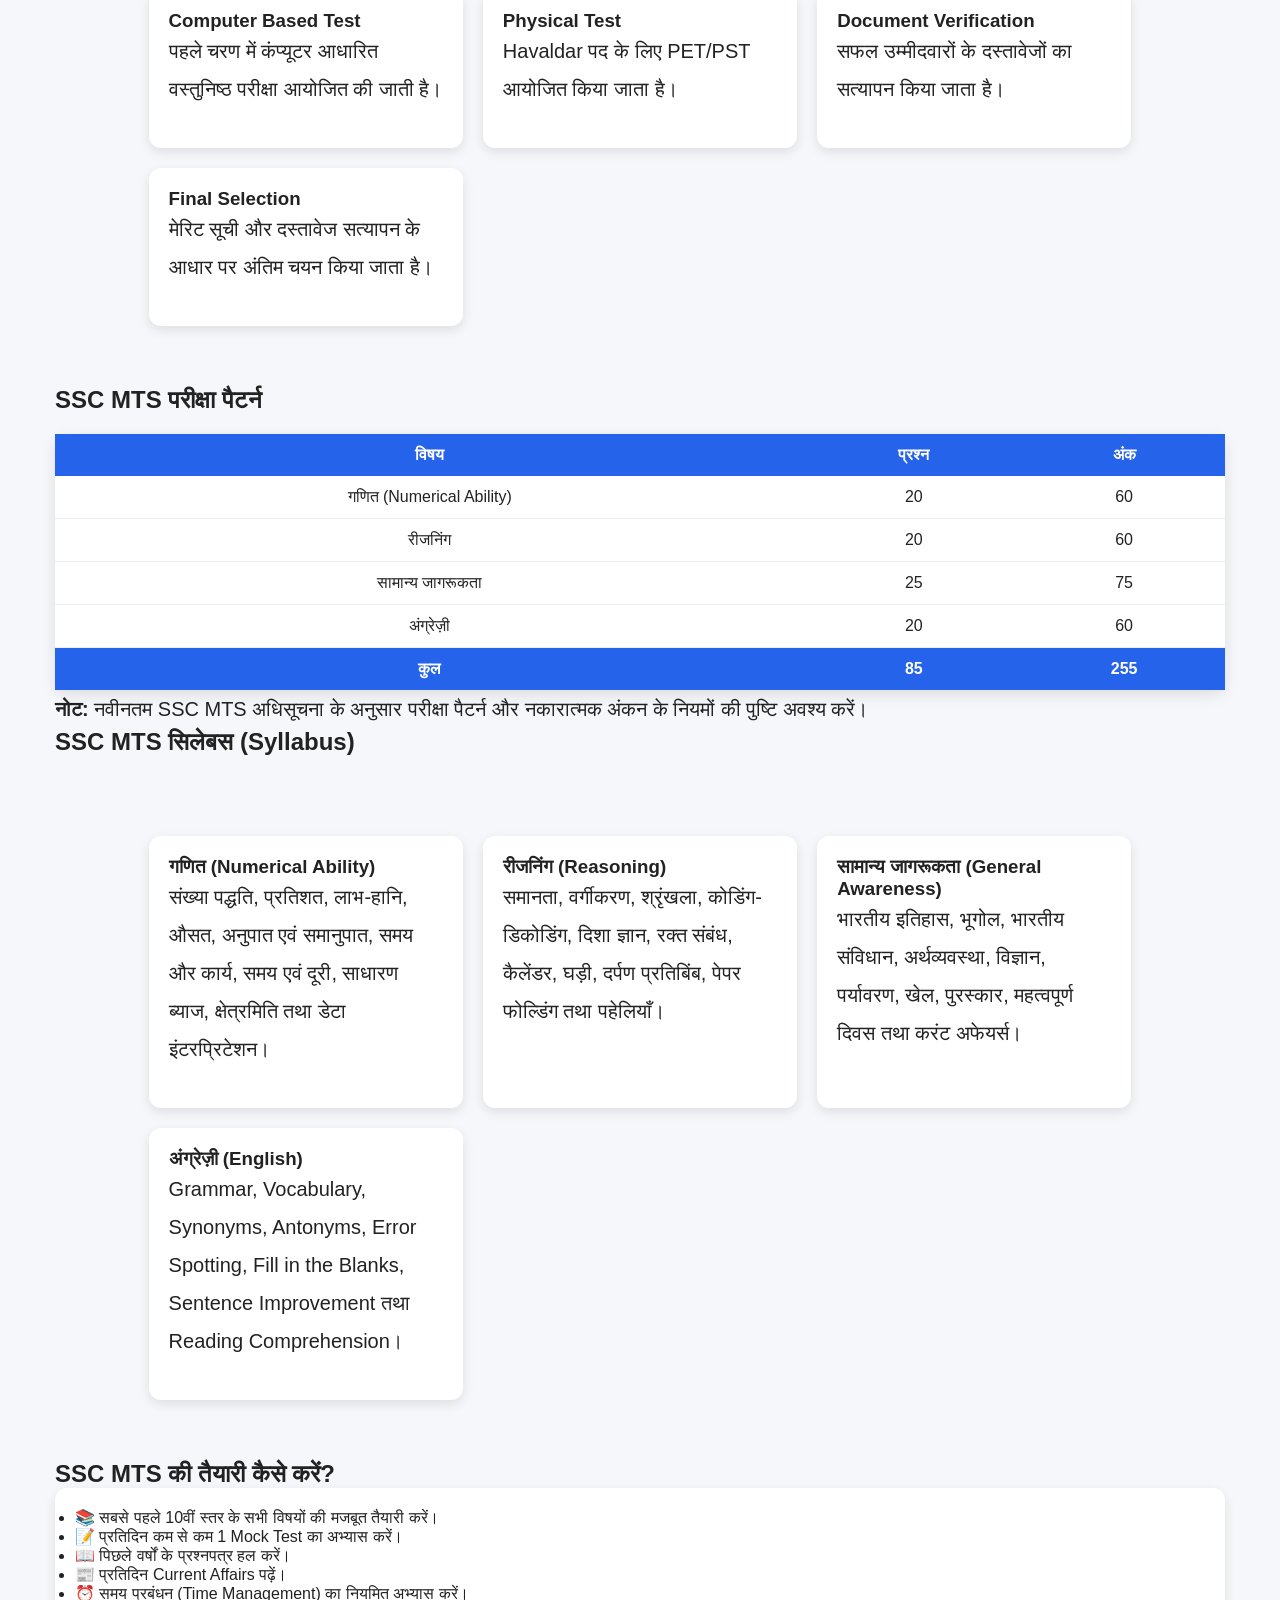
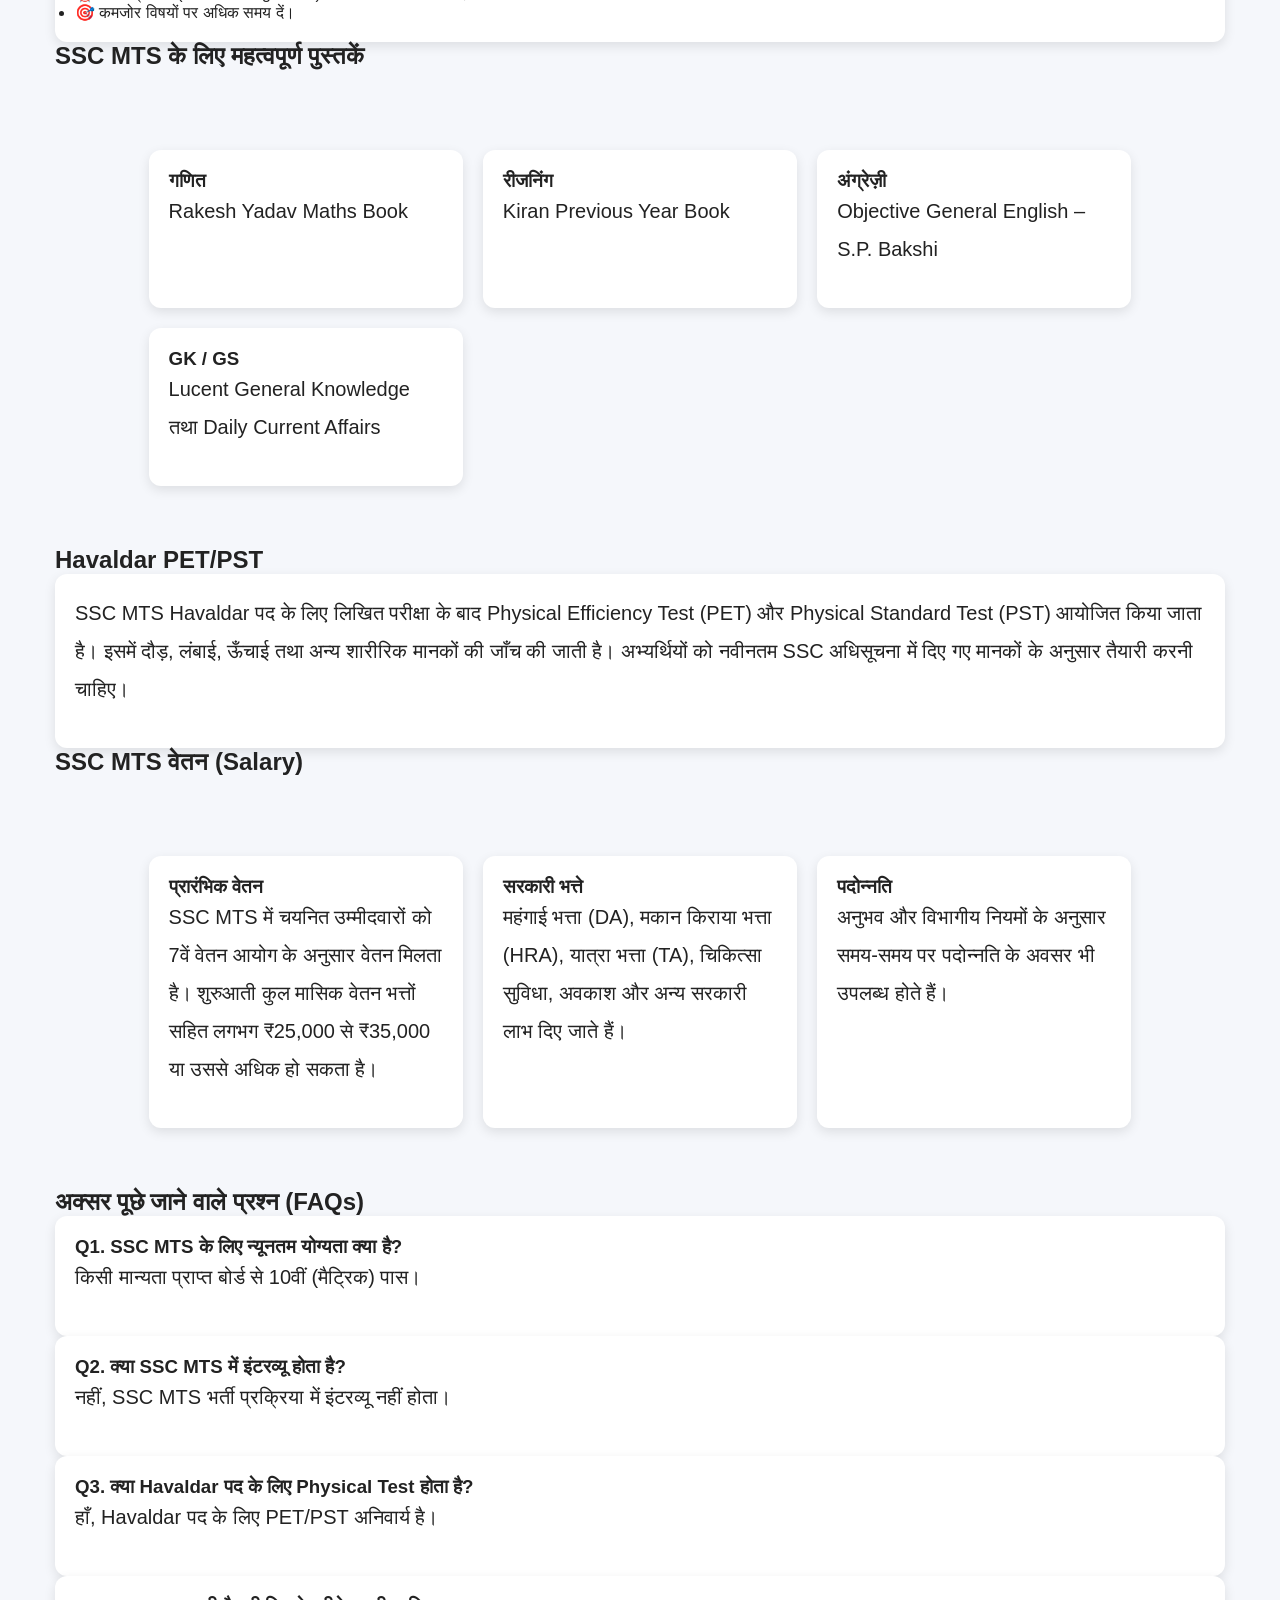
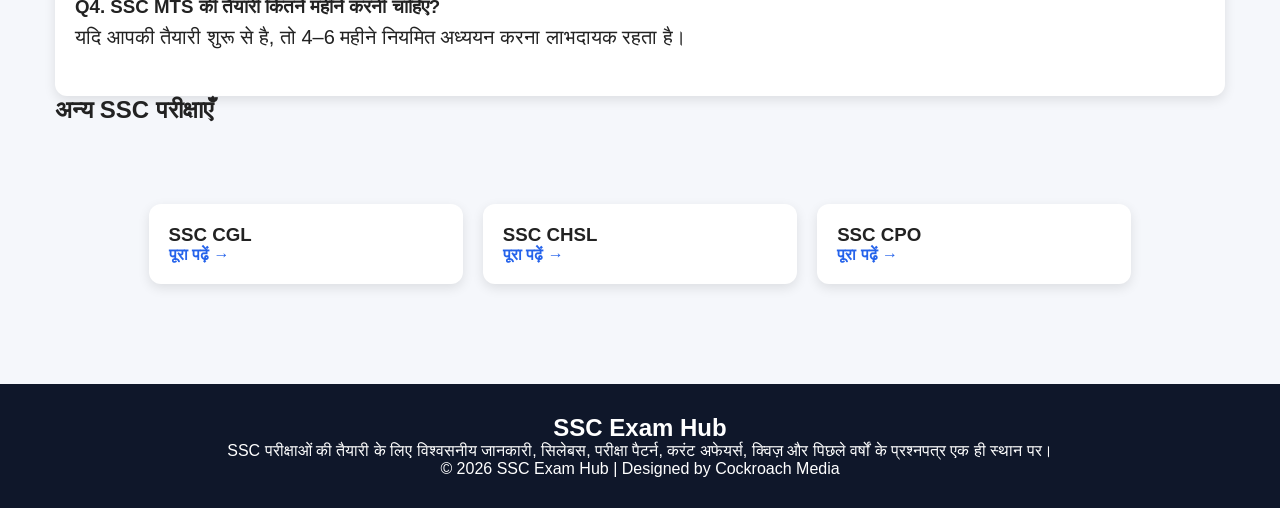
<file: mts.html>
<!DOCTYPE html>
<html lang="hi">

<head>

<meta charset="UTF-8">
<meta name="viewport" content="width=device-width, initial-scale=1.0">

<title>SSC MTS 2026 - संपूर्ण जानकारी | SSC Exam Hub</title>

<meta name="description" content="SSC MTS 2026 की पूरी जानकारी - योग्यता, आयु सीमा, परीक्षा पैटर्न, सिलेबस, तैयारी की रणनीति और वेतन।">

<meta name="keywords" content="SSC MTS 2026, SSC MTS Syllabus, SSC MTS Exam Pattern, SSC MTS Preparation">

<meta name="author" content="Cockroach Media">

<link rel="stylesheet" href="style.css">
<!-- Google tag (gtag.js) -->
<script async src="https://www.googletagmanager.com/gtag/js?id=G-ZGM9H43H29"></script>
<script>
  window.dataLayer = window.dataLayer || [];
  function gtag(){dataLayer.push(arguments);}
  gtag('js', new Date());

  gtag('config', 'G-ZGM9H43H29');
</script>
</head>

<body>

<header>

<div class="logo">
SSC <span>Exam Hub</span>
</div>

<nav>

<a href="index.html">Home</a>

<a href="cgl.html">SSC CGL</a>

<a href="chsl.html">SSC CHSL</a>

<a href="cpo.html">SSC CPO</a>

<a href="mts.html">SSC MTS</a>

</nav>

</header>

<section class="hero">

<h1>SSC MTS 2026</h1>

<p>SSC MTS परीक्षा की संपूर्ण जानकारी, सिलेबस, परीक्षा पैटर्न और तैयारी की रणनीति।</p>

</section>

<section class="container">

<h2>SSC MTS क्या है?</h2>

<p>
SSC MTS (Staff Selection Commission Multi-Tasking Staff) कर्मचारी चयन आयोग द्वारा आयोजित एक राष्ट्रीय स्तर की भर्ती परीक्षा है। इसके माध्यम से केंद्र सरकार के विभिन्न मंत्रालयों, विभागों और कार्यालयों में मल्टी-टास्किंग स्टाफ (Non-Technical) तथा Havaldar जैसे पदों पर भर्ती की जाती है। 0
</p>

<p>
यह परीक्षा 10वीं (मैट्रिक) पास उम्मीदवारों के लिए सरकारी नौकरी पाने का एक महत्वपूर्ण अवसर है। चयनित अभ्यर्थियों को विभिन्न सरकारी कार्यालयों में प्रशासनिक एवं सहायक कार्यों की जिम्मेदारी दी जाती है। 1
</p>

<h2>SSC MTS क्यों चुनें?</h2>

<div class="cards">

<div class="card">
<h3>10वीं पास के लिए अवसर</h3>
<p>केवल 10वीं पास उम्मीदवार भी इस परीक्षा में आवेदन कर सकते हैं।</p>
</div>

<div class="card">
<h3>सरकारी नौकरी</h3>
<p>केंद्र सरकार के विभिन्न विभागों में स्थायी नौकरी का अवसर।</p>
</div>

<div class="card">
<h3>अच्छा वेतन</h3>
<p>वेतन के साथ DA, HRA, TA तथा अन्य सरकारी भत्ते मिलते हैं।</p>
</div>

<div class="card">
<h3>करियर ग्रोथ</h3>
<p>अनुभव और विभागीय नियमों के अनुसार पदोन्नति के अवसर मिलते हैं।</p>
</div>

</div>

</section>
  <section class="container">

<h2>SSC MTS पात्रता (Eligibility)</h2>

<div class="card">

<h3>शैक्षणिक योग्यता</h3>

<p>
SSC MTS परीक्षा में आवेदन करने के लिए उम्मीदवार का किसी मान्यता प्राप्त बोर्ड से 10वीं (मैट्रिक) उत्तीर्ण होना आवश्यक है। आवेदन की अंतिम तिथि तक शैक्षणिक योग्यता पूरी होनी चाहिए।
</p>

</div>

<div class="card">

<h3>राष्ट्रीयता</h3>

<p>
उम्मीदवार भारत का नागरिक होना चाहिए। SSC के नियमों के अनुसार अन्य पात्र श्रेणियों के उम्मीदवार भी आवेदन कर सकते हैं।
</p>

</div>

</section>

<section class="container">

<h2>आयु सीमा (Age Limit)</h2>

<table class="table">

<tr>
<th>पद</th>
<th>आयु सीमा</th>
</tr>

<tr>
<td>MTS</td>
<td>18–25 वर्ष (कुछ पदों के लिए 18–27 वर्ष)</td>
</tr>

<tr>
<td>Havaldar</td>
<td>18–27 वर्ष</td>
</tr>

</table>

<p>
SC, ST, OBC, EWS, PwBD तथा अन्य आरक्षित वर्गों को सरकारी नियमों के अनुसार आयु में छूट प्रदान की जाती है।
</p>

</section>

<section class="container">

<h2>चयन प्रक्रिया (Selection Process)</h2>

<div class="cards">

<div class="card">
<h3>Computer Based Test</h3>
<p>पहले चरण में कंप्यूटर आधारित वस्तुनिष्ठ परीक्षा आयोजित की जाती है।</p>
</div>

<div class="card">
<h3>Physical Test</h3>
<p>Havaldar पद के लिए PET/PST आयोजित किया जाता है।</p>
</div>

<div class="card">
<h3>Document Verification</h3>
<p>सफल उम्मीदवारों के दस्तावेजों का सत्यापन किया जाता है।</p>
</div>

<div class="card">
<h3>Final Selection</h3>
<p>मेरिट सूची और दस्तावेज सत्यापन के आधार पर अंतिम चयन किया जाता है।</p>
</div>

</div>

</section>

<section class="container">

<h2>SSC MTS परीक्षा पैटर्न</h2>

<table class="table">

<tr>
<th>विषय</th>
<th>प्रश्न</th>
<th>अंक</th>
</tr>

<tr>
<td>गणित (Numerical Ability)</td>
<td>20</td>
<td>60</td>
</tr>

<tr>
<td>रीजनिंग</td>
<td>20</td>
<td>60</td>
</tr>

<tr>
<td>सामान्य जागरूकता</td>
<td>25</td>
<td>75</td>
</tr>

<tr>
<td>अंग्रेज़ी</td>
<td>20</td>
<td>60</td>
</tr>

<tr>
<th>कुल</th>
<th>85</th>
<th>255</th>
</tr>

</table>

<p><b>नोट:</b> नवीनतम SSC MTS अधिसूचना के अनुसार परीक्षा पैटर्न और नकारात्मक अंकन के नियमों की पुष्टि अवश्य करें।</p>

</section>
  <section class="container">

<h2>SSC MTS सिलेबस (Syllabus)</h2>

<div class="cards">

<div class="card">
<h3>गणित (Numerical Ability)</h3>
<p>
संख्या पद्धति, प्रतिशत, लाभ-हानि, औसत, अनुपात एवं समानुपात, समय और कार्य, समय एवं दूरी, साधारण ब्याज, क्षेत्रमिति तथा डेटा इंटरप्रिटेशन।
</p>
</div>

<div class="card">
<h3>रीजनिंग (Reasoning)</h3>
<p>
समानता, वर्गीकरण, श्रृंखला, कोडिंग-डिकोडिंग, दिशा ज्ञान, रक्त संबंध, कैलेंडर, घड़ी, दर्पण प्रतिबिंब, पेपर फोल्डिंग तथा पहेलियाँ।
</p>
</div>

<div class="card">
<h3>सामान्य जागरूकता (General Awareness)</h3>
<p>
भारतीय इतिहास, भूगोल, भारतीय संविधान, अर्थव्यवस्था, विज्ञान, पर्यावरण, खेल, पुरस्कार, महत्वपूर्ण दिवस तथा करंट अफेयर्स।
</p>
</div>

<div class="card">
<h3>अंग्रेज़ी (English)</h3>
<p>
Grammar, Vocabulary, Synonyms, Antonyms, Error Spotting, Fill in the Blanks, Sentence Improvement तथा Reading Comprehension।
</p>
</div>

</div>

</section>

<section class="container">

<h2>SSC MTS की तैयारी कैसे करें?</h2>

<div class="card">

<ul>

<li>📚 सबसे पहले 10वीं स्तर के सभी विषयों की मजबूत तैयारी करें।</li>

<li>📝 प्रतिदिन कम से कम 1 Mock Test का अभ्यास करें।</li>

<li>📖 पिछले वर्षों के प्रश्नपत्र हल करें।</li>

<li>📰 प्रतिदिन Current Affairs पढ़ें।</li>

<li>⏰ समय प्रबंधन (Time Management) का नियमित अभ्यास करें।</li>

<li>🎯 कमजोर विषयों पर अधिक समय दें।</li>

</ul>

</div>

</section>

<section class="container">

<h2>SSC MTS के लिए महत्वपूर्ण पुस्तकें</h2>

<div class="cards">

<div class="card">
<h3>गणित</h3>
<p>Rakesh Yadav Maths Book</p>
</div>

<div class="card">
<h3>रीजनिंग</h3>
<p>Kiran Previous Year Book</p>
</div>

<div class="card">
<h3>अंग्रेज़ी</h3>
<p>Objective General English – S.P. Bakshi</p>
</div>

<div class="card">
<h3>GK / GS</h3>
<p>Lucent General Knowledge तथा Daily Current Affairs</p>
</div>

</div>

</section>

<section class="container">

<h2>Havaldar PET/PST</h2>

<div class="card">

<p>
SSC MTS Havaldar पद के लिए लिखित परीक्षा के बाद Physical Efficiency Test (PET) और Physical Standard Test (PST) आयोजित किया जाता है। इसमें दौड़, लंबाई, ऊँचाई तथा अन्य शारीरिक मानकों की जाँच की जाती है। अभ्यर्थियों को नवीनतम SSC अधिसूचना में दिए गए मानकों के अनुसार तैयारी करनी चाहिए।
</p>

</div>

</section>
  <section class="container">

<h2>SSC MTS वेतन (Salary)</h2>

<div class="cards">

<div class="card">
<h3>प्रारंभिक वेतन</h3>
<p>
SSC MTS में चयनित उम्मीदवारों को 7वें वेतन आयोग के अनुसार वेतन मिलता है। शुरुआती कुल मासिक वेतन भत्तों सहित लगभग ₹25,000 से ₹35,000 या उससे अधिक हो सकता है।
</p>
</div>

<div class="card">
<h3>सरकारी भत्ते</h3>
<p>
महंगाई भत्ता (DA), मकान किराया भत्ता (HRA), यात्रा भत्ता (TA), चिकित्सा सुविधा, अवकाश और अन्य सरकारी लाभ दिए जाते हैं।
</p>
</div>

<div class="card">
<h3>पदोन्नति</h3>
<p>
अनुभव और विभागीय नियमों के अनुसार समय-समय पर पदोन्नति के अवसर भी उपलब्ध होते हैं।
</p>
</div>

</div>

</section>

<section class="container">

<h2>अक्सर पूछे जाने वाले प्रश्न (FAQs)</h2>

<div class="card">
<h3>Q1. SSC MTS के लिए न्यूनतम योग्यता क्या है?</h3>
<p>किसी मान्यता प्राप्त बोर्ड से 10वीं (मैट्रिक) पास।</p>
</div>

<div class="card">
<h3>Q2. क्या SSC MTS में इंटरव्यू होता है?</h3>
<p>नहीं, SSC MTS भर्ती प्रक्रिया में इंटरव्यू नहीं होता।</p>
</div>

<div class="card">
<h3>Q3. क्या Havaldar पद के लिए Physical Test होता है?</h3>
<p>हाँ, Havaldar पद के लिए PET/PST अनिवार्य है।</p>
</div>

<div class="card">
<h3>Q4. SSC MTS की तैयारी कितने महीने करनी चाहिए?</h3>
<p>यदि आपकी तैयारी शुरू से है, तो 4–6 महीने नियमित अध्ययन करना लाभदायक रहता है।</p>
</div>

</section>

<section class="container">

<h2>अन्य SSC परीक्षाएँ</h2>

<div class="cards">

<div class="card">
<h3>SSC CGL</h3>
<a href="cgl.html">पूरा पढ़ें →</a>
</div>

<div class="card">
<h3>SSC CHSL</h3>
<a href="chsl.html">पूरा पढ़ें →</a>
</div>

<div class="card">
<h3>SSC CPO</h3>
<a href="cpo.html">पूरा पढ़ें →</a>
</div>

</div>

</section>

<footer>

<h2>SSC Exam Hub</h2>

<p>
SSC परीक्षाओं की तैयारी के लिए विश्वसनीय जानकारी, सिलेबस, परीक्षा पैटर्न, करंट अफेयर्स, क्विज़ और पिछले वर्षों के प्रश्नपत्र एक ही स्थान पर।
</p>

<p>
© 2026 SSC Exam Hub | Designed by Cockroach Media
</p>

</footer>

<script src="script.js"></script>

</body>
</html>
</file>
<file: style.css>
html, body{
    width:100%;
    overflow-x:hidden;
}
*{
    max-width:100%;
    box-sizing:border-box;
}
/* ===== Google Font ===== */
*{
margin:0;
padding:0;
box-sizing:border-box;
font-family:'Poppins',sans-serif;
}

body{
background:#f5f7fb;
color:#222;
    overflow-x: hidden;
}

/* ===== Header ===== */

header{
position:sticky;
top:0;
display:flex;
justify-content:space-between;
align-items:center;
padding:18px 20px;
background:#0f172a;
color:#fff;
z-index:1000;
box-shadow:0 3px 10px rgba(0,0,0,.2);
    width:100%;
}

.logo{
font-size:36px;
font-weight:700;
}

.logo span{
color:#38bdf8;
}

nav{
display:flex;
gap:25px;
}

nav a{
text-decoration:none;
color:white;
font-weight:500;
transition:.3s;
}

nav a:hover{
color:#38bdf8;
}

#menuBtn{
display:none;
background:#38bdf8;
border:none;
padding:10px 15px;
border-radius:8px;
cursor:pointer;
font-size:20px;
}

/* ===== Hero ===== */

.hero{
padding:80px 10%;
text-align:center;
background:linear-gradient(135deg,#2563eb,#0ea5e9);
color:white;
}

.hero h1{
font-size:50px;
margin-bottom:20px;
}

.hero p{
font-size:20px;
margin-bottom:35px;
}

.search{
display:flex;
justify-content:center;
gap:10px;
flex-wrap:wrap;
}

.search input{
width:420px;
max-width:90%;
padding:15px;
border:none;
border-radius:10px;
font-size:17px;
}

.search button{
padding:15px 25px;
border:none;
background:#0f172a;
color:white;
border-radius:10px;
cursor:pointer;
font-size:16px;
transition:.3s;
}

.search button:hover{
background:#111827;
}

/* ===== Cards ===== */

.cards{
display:grid;
grid-template-columns:repeat(auto-fit,minmax(260px,1fr));
gap:25px;
padding:60px 8%;
}

.card{
background:white;
padding:25px;
border-radius:18px;
box-shadow:0 10px 25px rgba(0,0,0,.08);
transition:.3s;
}

.card:hover{
transform:translateY(-8px);
}

.card h2{
color:#2563eb;
margin-bottom:15px;
}

.card p{
margin-bottom:20px;
line-height:1.7;
}

.card a{
text-decoration:none;
color:#2563eb;
font-weight:600;
}

/* ===== Footer ===== */

footer{
background:#0f172a;
color:white;
text-align:center;
padding:30px;
margin-top:40px;
}

/* ===== Responsive ===== */

@media(max-width:768px){

nav{
display:none;
}

#menuBtn{
display:block;
}

.hero h1{
font-size:34px;
}

.hero p{
font-size:17px;
}

}
.cards{
display:grid;
grid-template-columns:repeat(auto-fit,minmax(250px,1fr));
gap:20px;
margin-top:20px;
}

.card{
background:#fff;
padding:20px;
border-radius:12px;
box-shadow:0 4px 12px rgba(0,0,0,.1);
transition:.3s;
}

.card:hover{
transform:translateY(-8px);
}

.btn{
display:inline-block;
margin-top:15px;
padding:10px 20px;
background:#f8fafc;
color:#2563eb;
text-decoration:none;
font-weight:700;
border:2px solid #2563eb;
border-radius:10px;
transition:.3s;
}

.btn:hover{
background:#2563eb;
color:#ffffff;
}

.table{
width:100%;
border-collapse:collapse;
margin-top:20px;
background:#fff;
border-radius:12px;
overflow:hidden;
box-shadow:0 5px 15px rgba(0,0,0,.1);
}

.table th{
background:#2563eb;
color:#fff;
padding:15px;
}

.table td{
padding:14px;
border-bottom:1px solid #eee;
text-align:center;
}

.table tr:hover{
background:#f5f9ff;
}
.calendar{
    max-width:1100px;
    margin:40px auto;
    padding:20px;
}

.calendar h2{
    text-align:center;
    color:#0d6efd;
    margin-bottom:20px;
}

.calendar table{
    width:100%;
    border-collapse:collapse;
    background:#fff;
    border-radius:12px;
    overflow:hidden;
    box-shadow:0 8px 25px rgba(0,0,0,.15);
}

.calendar th{
    background:#0d6efd;
    color:#fff;
    padding:14px;
}

.calendar td{
    padding:14px;
    border-bottom:1px solid #eee;
}

.calendar tr:hover{
    background:#f4f9ff;
}
/* Mobile Responsive */

*{
  box-sizing: border-box;
}

img{
  max-width:100%;
  height:auto;
}

.container{
  width:90%;
  max-width:1200px;
  margin:auto;
}

.hero{
  padding:40px 20px;
  text-align:center;
}

.hero h1{
  font-size:36px;
}

@media (max-width:768px){

header{
    padding:15px;
}

.logo{
    font-size:30px;
}

.hero{
    padding:60px 20px;
}

.hero h1{
    font-size:32px;
}

.hero p{
    font-size:18px;
}

.search{
    display:flex;
    flex-direction:column;
    align-items:center;
}

.search input{
    width:100%;
    max-width:350px;
}

.search button{
    width:200px;
    margin-top:15px;
}

.cards{
    grid-template-columns:1fr;
    padding:20px;
}
}
.container{
    width:100%;
    max-width:1200px;
    margin:0 auto;
    padding:0 15px;
}

.table{
    width:100%;
    border-collapse:collapse;
    overflow-x:auto;
}

.table th,
.table td{
    padding:12px;
    font-size:16px;
}

@media(max-width:768px){

.table{
    display:block;
    overflow-x:auto;
    white-space:nowrap;
}

}
.calendar{
    width:100%;
    margin:20px 0;
    padding-left:10px;
    padding-right:10px;
}

.calendar .table{
    width:100%;
    display:block;
    overflow-x:auto;
    white-space:nowrap;
}
.table-responsive{
    width:100%;
    overflow-x:auto;
    -webkit-overflow-scrolling:touch;
}

.table{
    min-width:700px;
}
.container p{
    font-size:20px;
    line-height:1.9;
    }
</file>
